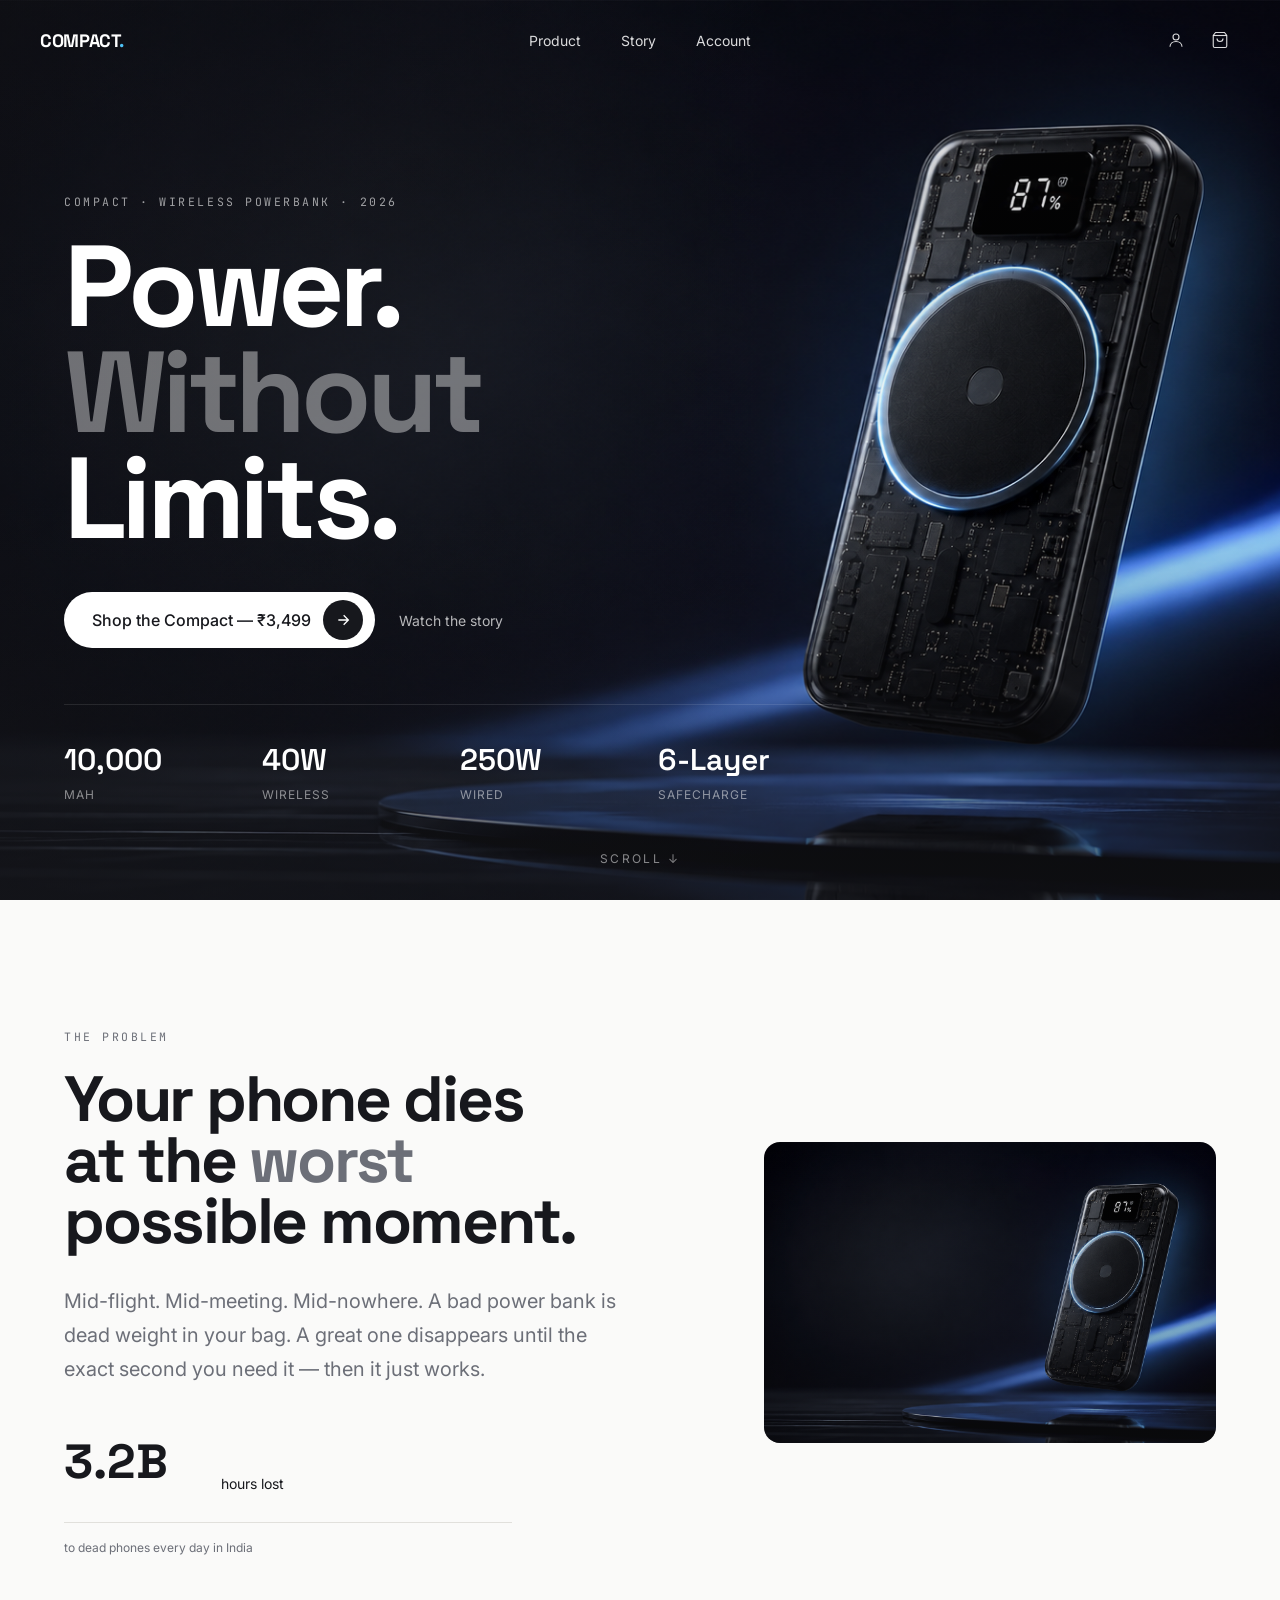
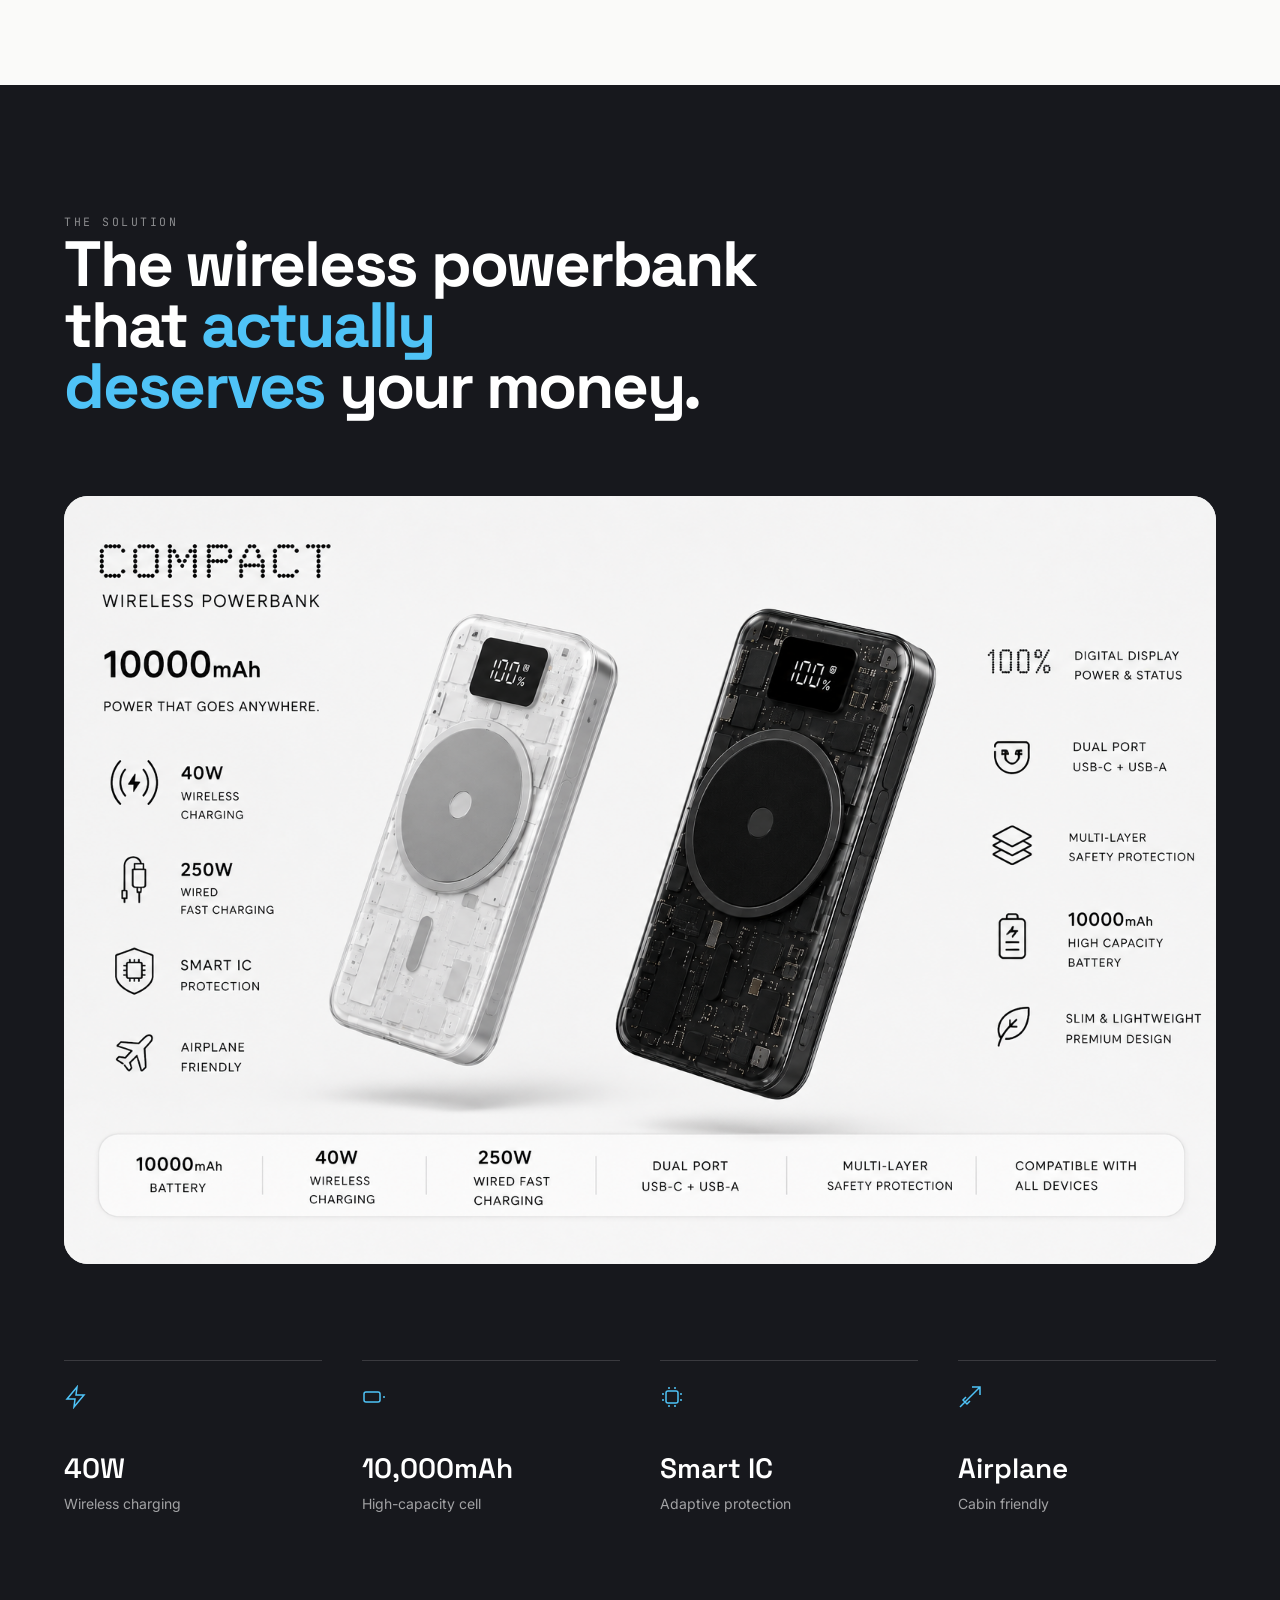
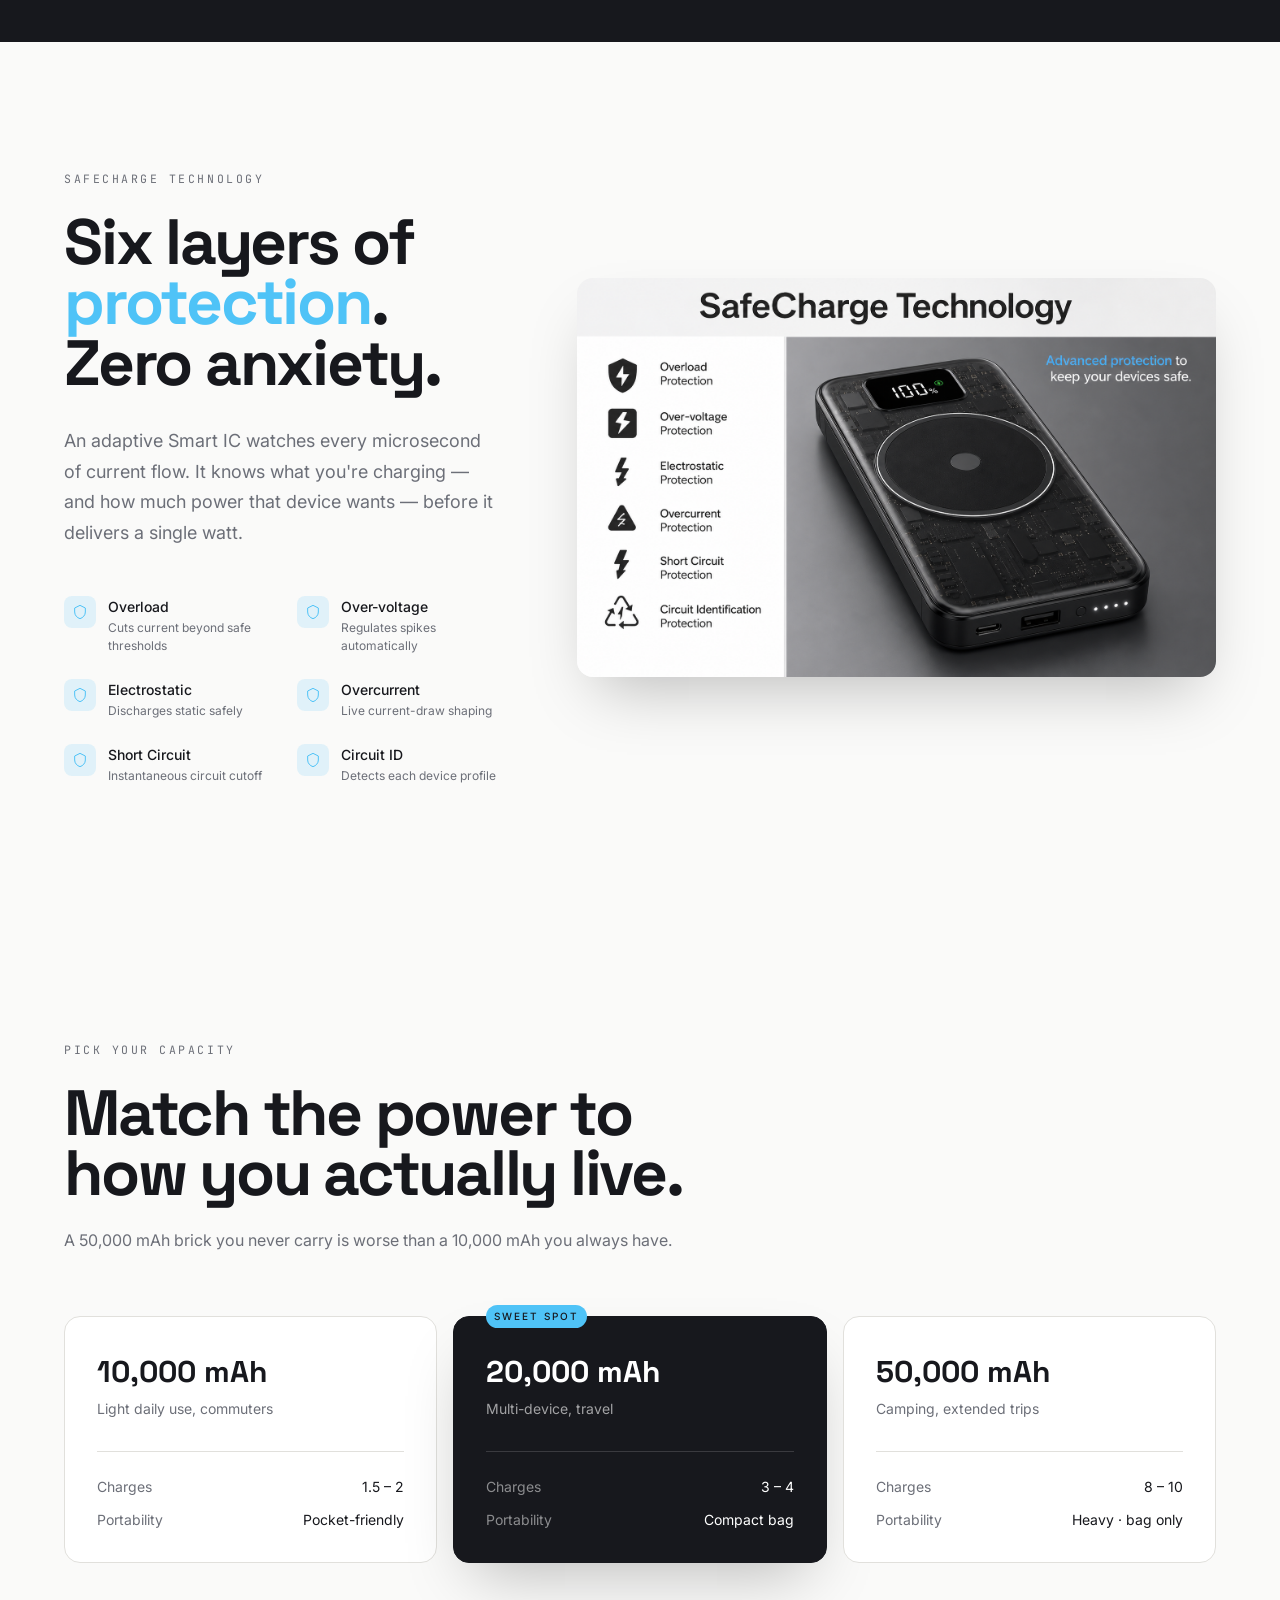
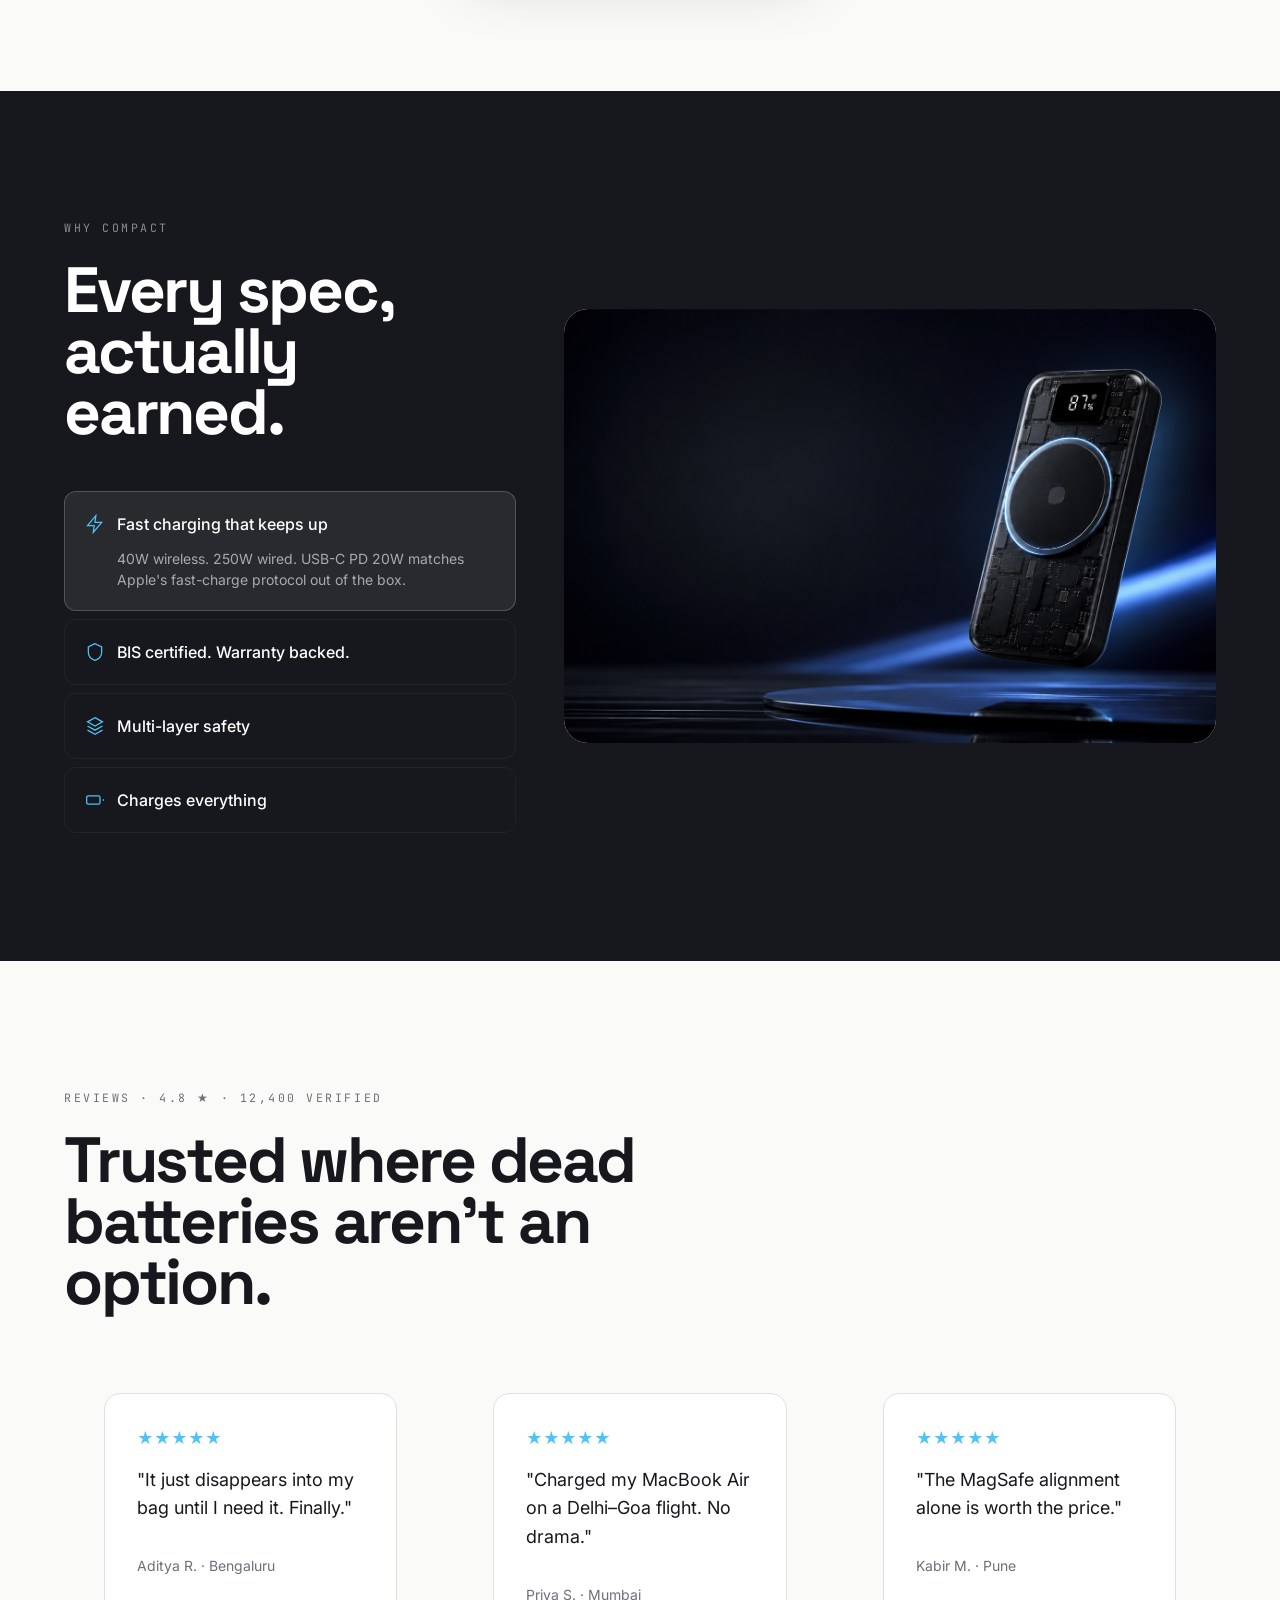
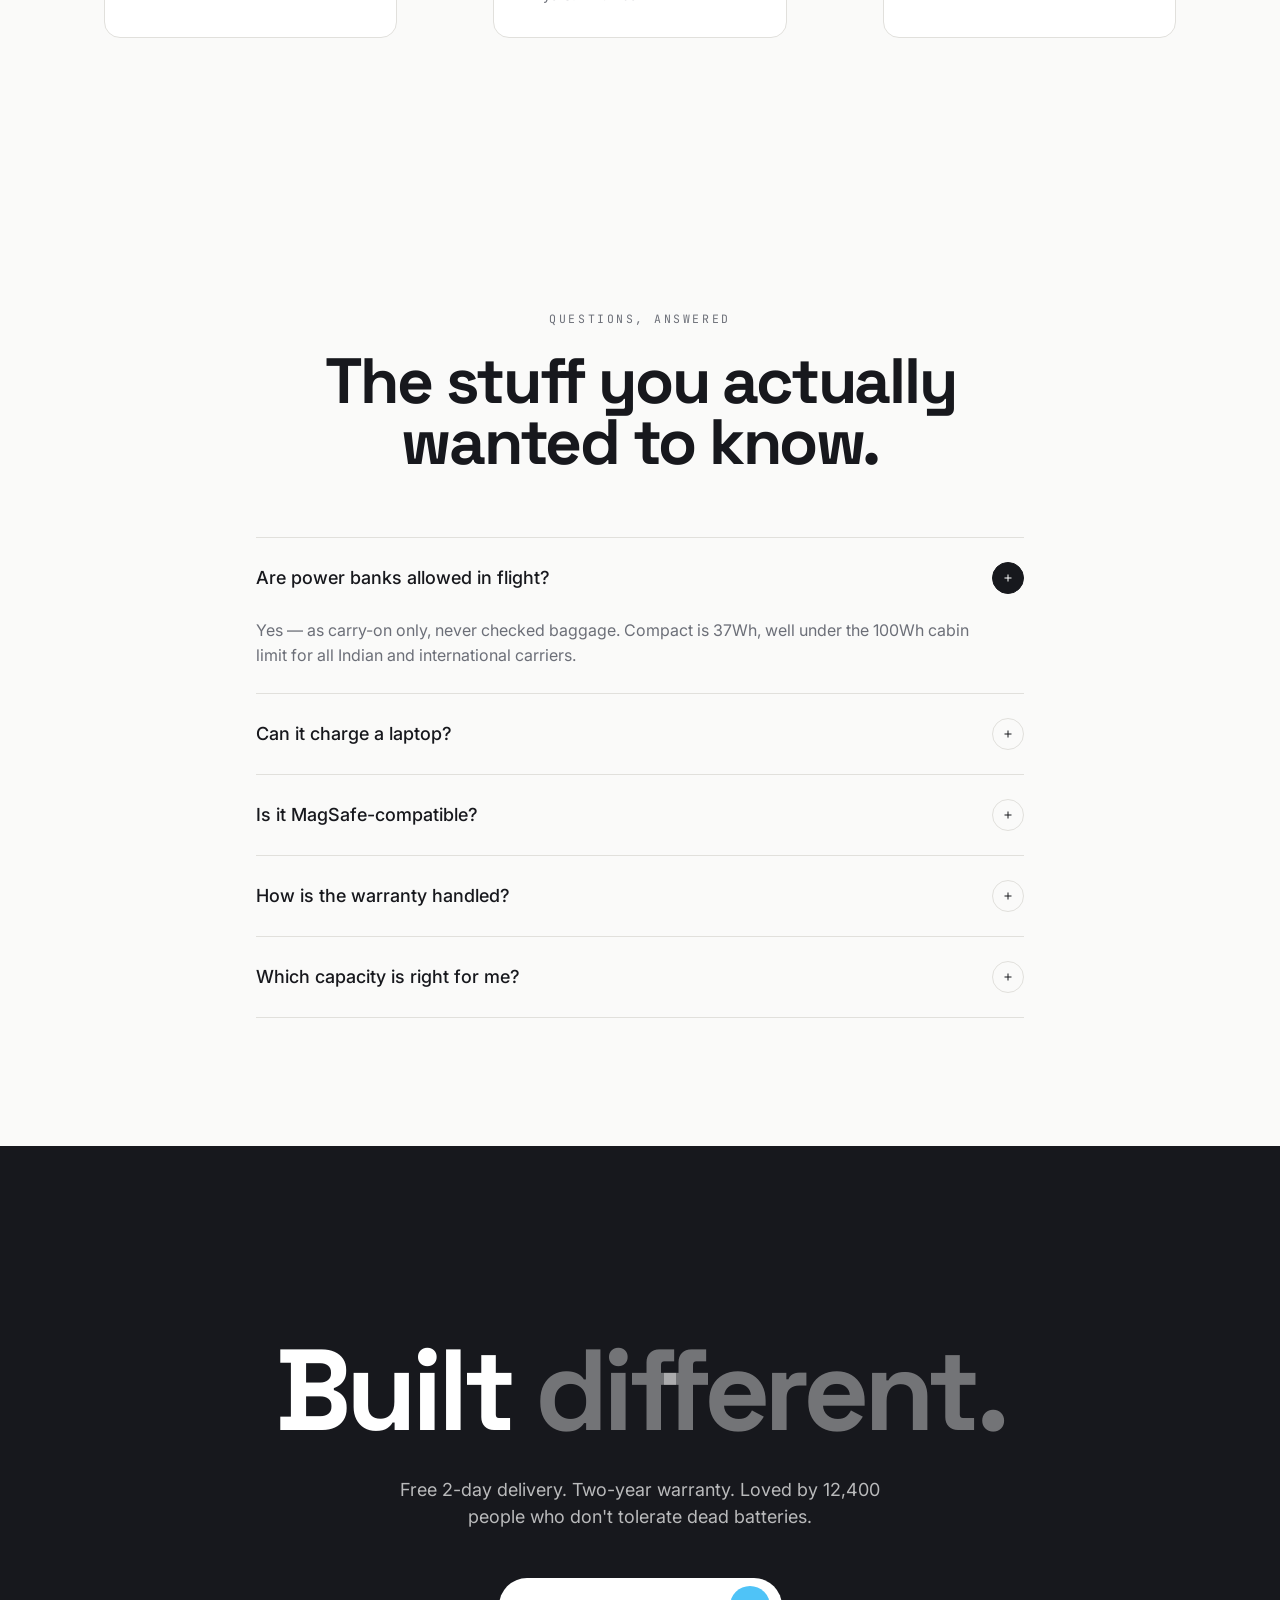
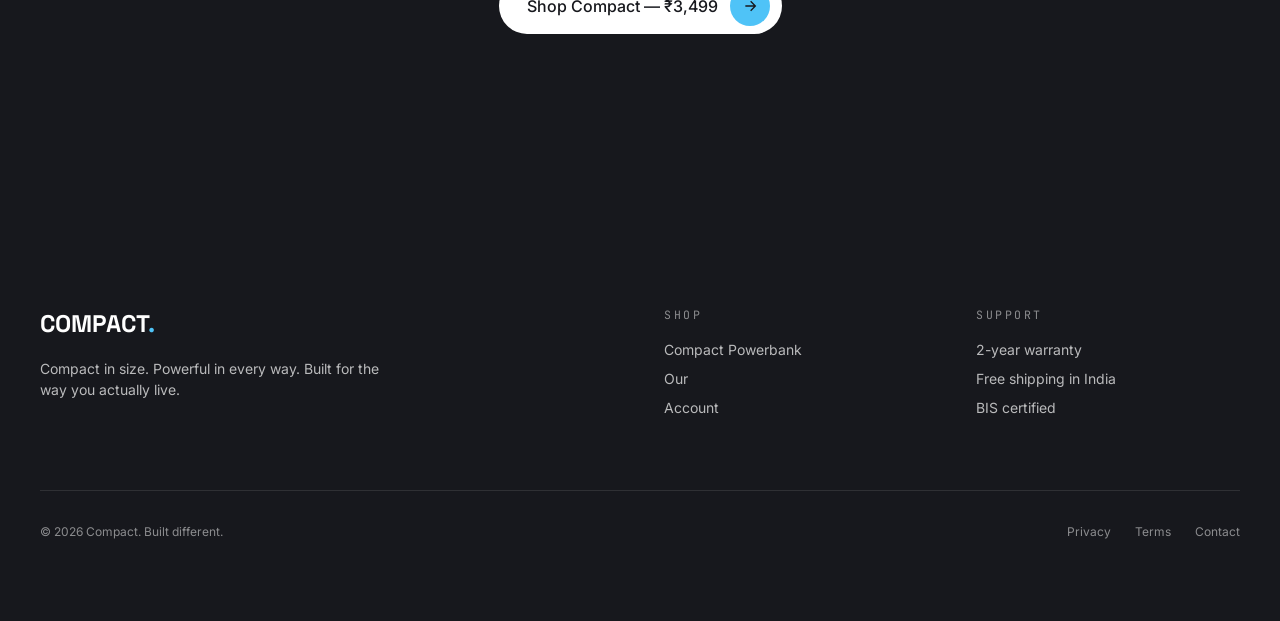
<file: index.html>
<!DOCTYPE html>
<html lang="en">
<head>
<meta charset="UTF-8">
<meta name="viewport" content="width=device-width, initial-scale=1">
<title>Compact — Power Without Limits. Wireless Powerbank</title>
<meta name="description" content="The best power bank in India 2026. 10,000 mAh · 40W wireless · 250W wired. Airplane friendly. BIS certified. Free 2-day delivery.">
<link rel="icon" href="data:,">
<link rel="stylesheet" href="styles.css">
</head>
<body>

<!-- ===================== NAV ===================== -->
<header class="nav on-dark" id="siteNav" data-home="true">
  <div class="nav-inner">
    <a href="index.html" class="logo">COMPACT<span class="dot">.</span></a>
    <nav class="nav-links">
      <a class="nav-link" href="product.html">Product</a>
      <a class="nav-link" href="about.html">Story</a>
      <a class="nav-link" href="account.html">Account</a>
    </nav>
    <div class="nav-actions">
      <a href="account.html" class="icon-btn account" aria-label="Account">
        <svg viewBox="0 0 24 24" fill="none" stroke="currentColor" stroke-width="1.5"><circle cx="12" cy="8" r="4"/><path d="M4 21c0-4.4 3.6-7 8-7s8 2.6 8 7"/></svg>
      </a>
      <button class="icon-btn" id="cartBtn" aria-label="Cart">
        <svg viewBox="0 0 24 24" fill="none" stroke="currentColor" stroke-width="1.5"><path d="M6 2 3 6v14a2 2 0 0 0 2 2h14a2 2 0 0 0 2-2V6l-3-4Z"/><path d="M3 6h18"/><path d="M16 10a4 4 0 0 1-8 0"/></svg>
        <span class="cart-badge" id="cartBadgeNav">0</span>
      </button>
      <button class="icon-btn menu-btn" id="menuBtn" aria-label="Menu">
        <svg viewBox="0 0 24 24" fill="none" stroke="currentColor" stroke-width="1.5"><path d="M4 7h16M4 12h16M4 17h16"/></svg>
      </button>
    </div>
  </div>
</header>

<div class="mobile-menu" id="mobileMenu">
  <div class="mobile-menu-top">
    <span class="logo" style="color:#fff">COMPACT<span class="dot">.</span></span>
    <button id="menuClose" aria-label="Close">
      <svg viewBox="0 0 24 24" width="20" height="20" fill="none" stroke="currentColor" stroke-width="1.5"><path d="M18 6 6 18M6 6l12 12"/></svg>
    </button>
  </div>
  <nav>
    <a href="product.html">Product</a>
    <a href="about.html">Story</a>
    <a href="account.html">Account</a>
  </nav>
</div>

<main>

<!-- ===================== HERO ===================== -->
<section class="hero" id="hero">
  <div class="hero-media">
    <img src="chatgpt-image-jul-15.png" alt="Compact Wireless Powerbank floating on a pedestal">
  </div>
  <div class="hero-content">
    <div class="eyebrow hero-eyebrow">Compact · Wireless Powerbank · 2026</div>
    <h1 class="display-xl text-balance">Power.<br><span class="dim">Without</span><br>Limits.</h1>
    <div class="hero-cta">
      <a href="product.html" class="btn btn-light">
        <span>Shop the Compact — ₹3,499</span>
        <span class="btn-arrow"><svg width="16" height="16" viewBox="0 0 24 24" fill="none" stroke="currentColor" stroke-width="2"><path d="M5 12h14M13 5l7 7-7 7"/></svg></span>
      </a>
      <a href="#story" class="watch link-underline">Watch the story</a>
    </div>
    <div class="hero-stats">
      <div><div class="k">10,000</div><div class="u">mAh</div></div>
      <div><div class="k">40W</div><div class="u">Wireless</div></div>
      <div><div class="k">250W</div><div class="u">Wired</div></div>
      <div><div class="k">6-Layer</div><div class="u">SafeCharge</div></div>
    </div>
  </div>
  <div class="scroll-hint">Scroll ↓</div>
</section>

<!-- ===================== PROBLEM ===================== -->
<section id="story" class="section">
  <div class="section-inner problem-grid">
    <div class="problem-text reveal">
      <div class="eyebrow">The problem</div>
      <h2 class="display-lg text-balance" style="margin-top:24px">Your phone dies at the <span style="color:var(--muted-foreground)">worst</span> possible moment.</h2>
      <p>Mid-flight. Mid-meeting. Mid-nowhere. A bad power bank is dead weight in your bag. A great one disappears until the exact second you need it — then it just works.</p>
      <div class="problem-stats">
        <div class="big">3.2B</div>
        <div class="lbl">hours lost</div>
        <div class="cap">to dead phones every day in India</div>
      </div>
    </div>
    <div class="problem-media reveal scale">
      <img src="chatgpt-image-jul-15.png" alt="Compact powerbank">
    </div>
  </div>
</section>

<!-- ===================== SOLUTION ===================== -->
<section class="section dark">
  <div class="section-inner">
    <div class="solution-header reveal">
      <div class="eyebrow" style="color:rgba(255,255,255,.5)">The solution</div>
      <h2 class="display-lg text-balance">The wireless powerbank that <span class="text-electric">actually deserves</span> your money.</h2>
    </div>
    <div class="solution-media reveal scale">
      <img src="product-2.png" alt="Compact powerbank in transparent and black">
    </div>
    <div class="solution-features">
      <div class="feat reveal">
        <svg viewBox="0 0 24 24" fill="none" stroke="currentColor"><path d="M13 2 3 14h8l-1 8 10-12h-8l1-8Z"/></svg>
        <div class="k">40W</div><div class="l">Wireless charging</div>
      </div>
      <div class="feat reveal">
        <svg viewBox="0 0 24 24" fill="none" stroke="currentColor"><rect x="2" y="7" width="16" height="10" rx="2"/><path d="M22 11v2"/></svg>
        <div class="k">10,000mAh</div><div class="l">High-capacity cell</div>
      </div>
      <div class="feat reveal">
        <svg viewBox="0 0 24 24" fill="none" stroke="currentColor"><rect x="6" y="6" width="12" height="12" rx="2"/><path d="M2 9h2M2 15h2M20 9h2M20 15h2M9 2v2M15 2v2M9 20v2M15 20v2"/></svg>
        <div class="k">Smart IC</div><div class="l">Adaptive protection</div>
      </div>
      <div class="feat reveal">
        <svg viewBox="0 0 24 24" fill="none" stroke="currentColor"><path d="M2 22 22 2M14 2h8v8M8 12l-3 3 4 4 3-3"/></svg>
        <div class="k">Airplane</div><div class="l">Cabin friendly</div>
      </div>
    </div>
  </div>
</section>

<!-- ===================== SAFECHARGE ===================== -->
<section class="section">
  <div class="section-inner sc-grid">
    <div class="sc-text reveal">
      <div class="eyebrow">SafeCharge Technology</div>
      <h2 class="display-lg text-balance" style="margin-top:24px">Six layers of <span class="text-electric">protection</span>. Zero anxiety.</h2>
      <p>An adaptive Smart IC watches every microsecond of current flow. It knows what you're charging — and how much power that device wants — before it delivers a single watt.</p>
      <div class="sc-items">
        <div class="sc-item"><div class="ico"><svg viewBox="0 0 24 24" fill="none" stroke="currentColor" stroke-width="1.5"><path d="M12 2 4 6v6c0 5 3.5 8.5 8 10 4.5-1.5 8-5 8-10V6l-8-4Z"/></svg></div><div><div class="t">Overload</div><div class="d">Cuts current beyond safe thresholds</div></div></div>
        <div class="sc-item"><div class="ico"><svg viewBox="0 0 24 24" fill="none" stroke="currentColor" stroke-width="1.5"><path d="M12 2 4 6v6c0 5 3.5 8.5 8 10 4.5-1.5 8-5 8-10V6l-8-4Z"/></svg></div><div><div class="t">Over-voltage</div><div class="d">Regulates spikes automatically</div></div></div>
        <div class="sc-item"><div class="ico"><svg viewBox="0 0 24 24" fill="none" stroke="currentColor" stroke-width="1.5"><path d="M12 2 4 6v6c0 5 3.5 8.5 8 10 4.5-1.5 8-5 8-10V6l-8-4Z"/></svg></div><div><div class="t">Electrostatic</div><div class="d">Discharges static safely</div></div></div>
        <div class="sc-item"><div class="ico"><svg viewBox="0 0 24 24" fill="none" stroke="currentColor" stroke-width="1.5"><path d="M12 2 4 6v6c0 5 3.5 8.5 8 10 4.5-1.5 8-5 8-10V6l-8-4Z"/></svg></div><div><div class="t">Overcurrent</div><div class="d">Live current-draw shaping</div></div></div>
        <div class="sc-item"><div class="ico"><svg viewBox="0 0 24 24" fill="none" stroke="currentColor" stroke-width="1.5"><path d="M12 2 4 6v6c0 5 3.5 8.5 8 10 4.5-1.5 8-5 8-10V6l-8-4Z"/></svg></div><div><div class="t">Short Circuit</div><div class="d">Instantaneous circuit cutoff</div></div></div>
        <div class="sc-item"><div class="ico"><svg viewBox="0 0 24 24" fill="none" stroke="currentColor" stroke-width="1.5"><path d="M12 2 4 6v6c0 5 3.5 8.5 8 10 4.5-1.5 8-5 8-10V6l-8-4Z"/></svg></div><div><div class="t">Circuit ID</div><div class="d">Detects each device profile</div></div></div>
      </div>
    </div>
    <div class="sc-media reveal">
      <img src="product-3.png" alt="SafeCharge technology diagram">
    </div>
  </div>
</section>

<!-- ===================== COMPARISON ===================== -->
<section class="section">
  <div class="section-inner">
    <div class="cmp-header reveal">
      <div class="eyebrow">Pick your capacity</div>
      <h2 class="display-lg text-balance" style="margin-top:24px">Match the power to how you actually live.</h2>
      <p>A 50,000 mAh brick you never carry is worse than a 10,000 mAh you always have.</p>
    </div>
    <div class="cmp-grid">
      <div class="cmp-card reveal">
        <div class="cmp-cap">10,000 mAh</div>
        <div class="cmp-best">Light daily use, commuters</div>
        <div class="cmp-rows">
          <div class="r"><span>Charges</span><span>1.5 – 2</span></div>
          <div class="r"><span>Portability</span><span>Pocket-friendly</span></div>
        </div>
      </div>
      <div class="cmp-card highlight reveal">
        <div class="cmp-badge">Sweet spot</div>
        <div class="cmp-cap">20,000 mAh</div>
        <div class="cmp-best">Multi-device, travel</div>
        <div class="cmp-rows">
          <div class="r"><span>Charges</span><span>3 – 4</span></div>
          <div class="r"><span>Portability</span><span>Compact bag</span></div>
        </div>
      </div>
      <div class="cmp-card reveal">
        <div class="cmp-cap">50,000 mAh</div>
        <div class="cmp-best">Camping, extended trips</div>
        <div class="cmp-rows">
          <div class="r"><span>Charges</span><span>8 – 10</span></div>
          <div class="r"><span>Portability</span><span>Heavy · bag only</span></div>
        </div>
      </div>
    </div>
  </div>
</section>

<!-- ===================== WHY CHOOSE US ===================== -->
<section class="section dark">
  <div class="section-inner why-grid">
    <div class="why-left">
      <div class="eyebrow" style="color:rgba(255,255,255,.5)">Why Compact</div>
      <h2 class="display-lg text-balance" style="margin-top:24px">Every spec, actually earned.</h2>
      <div class="why-list">
        <button class="why-item">
          <div class="head"><svg viewBox="0 0 24 24" fill="none" stroke="currentColor"><path d="M13 2 3 14h8l-1 8 10-12h-8l1-8Z"/></svg><span class="t">Fast charging that keeps up</span></div>
          <p class="body">40W wireless. 250W wired. USB-C PD 20W matches Apple's fast-charge protocol out of the box.</p>
        </button>
        <button class="why-item">
          <div class="head"><svg viewBox="0 0 24 24" fill="none" stroke="currentColor"><path d="M12 2 4 6v6c0 5 3.5 8.5 8 10 4.5-1.5 8-5 8-10V6l-8-4Z"/></svg><span class="t">BIS certified. Warranty backed.</span></div>
          <p class="body">Two-year replacement warranty with real service centres across India — not third-party marketplace roulette.</p>
        </button>
        <button class="why-item">
          <div class="head"><svg viewBox="0 0 24 24" fill="none" stroke="currentColor"><path d="m12 2 9 5-9 5-9-5 9-5Z"/><path d="m3 12 9 5 9-5"/><path d="m3 17 9 5 9-5"/></svg><span class="t">Multi-layer safety</span></div>
          <p class="body">Six independent protection circuits. Airplane-friendly under the 100Wh cabin limit.</p>
        </button>
        <button class="why-item">
          <div class="head"><svg viewBox="0 0 24 24" fill="none" stroke="currentColor"><rect x="2" y="7" width="16" height="10" rx="2"/><path d="M22 11v2"/></svg><span class="t">Charges everything</span></div>
          <p class="body">iPhone with MagSafe alignment. USB-C PD for laptops up to 65W. Two ports, both high output.</p>
        </button>
      </div>
    </div>
    <div class="why-media">
      <img src="chatgpt-image-jul-15.png" alt="Compact" class="show">
      <img src="product-2.png" alt="Compact">
    </div>
  </div>
</section>

<!-- ===================== SOCIAL PROOF ===================== -->
<section class="section">
  <div class="section-inner">
    <div class="reviews-head reveal">
      <div>
        <div class="eyebrow">Reviews · 4.8 ★ · 12,400 verified</div>
        <h2 class="display-lg" style="margin-top:24px">Trusted where dead batteries aren't an option.</h2>
      </div>
    </div>
    <div class="reviews-grid">
      <blockquote class="review reveal">
        <div class="stars">★★★★★</div>
        <p>"It just disappears into my bag until I need it. Finally."</p>
        <footer>Aditya R. · Bengaluru</footer>
      </blockquote>
      <blockquote class="review reveal">
        <div class="stars">★★★★★</div>
        <p>"Charged my MacBook Air on a Delhi–Goa flight. No drama."</p>
        <footer>Priya S. · Mumbai</footer>
      </blockquote>
      <blockquote class="review reveal">
        <div class="stars">★★★★★</div>
        <p>"The MagSafe alignment alone is worth the price."</p>
        <footer>Kabir M. · Pune</footer>
      </blockquote>
    </div>
  </div>
</section>

<!-- ===================== FAQ ===================== -->
<section class="section">
  <div class="faq-wrap">
    <div class="faq-head">
      <div class="eyebrow">Questions, answered</div>
      <h2 class="display-lg">The stuff you actually wanted to know.</h2>
    </div>
    <div class="faq-list">
      <div class="faq-item open">
        <button class="faq-q"><span class="txt">Are power banks allowed in flight?</span><span class="toggle"><svg viewBox="0 0 24 24" fill="none" stroke="currentColor" stroke-width="2"><path d="M5 12h14M12 5v14"/></svg></span></button>
        <div class="faq-a"><p>Yes — as carry-on only, never checked baggage. Compact is 37Wh, well under the 100Wh cabin limit for all Indian and international carriers.</p></div>
      </div>
      <div class="faq-item">
        <button class="faq-q"><span class="txt">Can it charge a laptop?</span><span class="toggle"><svg viewBox="0 0 24 24" fill="none" stroke="currentColor" stroke-width="2"><path d="M5 12h14M12 5v14"/></svg></span></button>
        <div class="faq-a"><p>Yes. USB-C PD delivers up to 65W, enough for MacBook Air, most ultrabooks, iPads, and Nintendo Switch.</p></div>
      </div>
      <div class="faq-item">
        <button class="faq-q"><span class="txt">Is it MagSafe-compatible?</span><span class="toggle"><svg viewBox="0 0 24 24" fill="none" stroke="currentColor" stroke-width="2"><path d="M5 12h14M12 5v14"/></svg></span></button>
        <div class="faq-a"><p>Yes. Magnetic alignment for iPhone 12 and newer with 7.5W Qi wireless output.</p></div>
      </div>
      <div class="faq-item">
        <button class="faq-q"><span class="txt">How is the warranty handled?</span><span class="toggle"><svg viewBox="0 0 24 24" fill="none" stroke="currentColor" stroke-width="2"><path d="M5 12h14M12 5v14"/></svg></span></button>
        <div class="faq-a"><p>Two-year direct replacement warranty. BIS certified with service centres in 40+ Indian cities.</p></div>
      </div>
      <div class="faq-item">
        <button class="faq-q"><span class="txt">Which capacity is right for me?</span><span class="toggle"><svg viewBox="0 0 24 24" fill="none" stroke="currentColor" stroke-width="2"><path d="M5 12h14M12 5v14"/></svg></span></button>
        <div class="faq-a"><p>10,000 mAh (Compact) handles daily phone use and one MacBook top-up. If you charge two laptops daily or camp for days, look at 20,000+ mAh.</p></div>
      </div>
    </div>
  </div>
</section>

<!-- ===================== FINAL CTA ===================== -->
<section class="section lg bg-grad-ink dark finalcta">
  <div class="section-inner">
    <h2 class="display-xl reveal">Built <span class="dim" style="color:rgba(255,255,255,.4)">different.</span></h2>
    <p class="reveal">Free 2-day delivery. Two-year warranty. Loved by 12,400 people who don't tolerate dead batteries.</p>
    <a href="product.html" class="btn btn-light reveal">
      <span>Shop Compact — ₹3,499</span>
      <span class="btn-arrow electric"><svg width="16" height="16" viewBox="0 0 24 24" fill="none" stroke="currentColor" stroke-width="2"><path d="M5 12h14M13 5l7 7-7 7"/></svg></span>
    </a>
  </div>
</section>

<!-- ===================== QUICK BUY BAR ===================== -->
<div class="quickbuy" id="quickBuy">
  <div class="quickbuy-inner">
    <img src="chatgpt-image-jul-15.png" alt="">
    <div class="quickbuy-info">
      <div class="name">Compact Wireless Powerbank</div>
      <div class="price"><span class="strike">₹4,999</span><span class="now">₹3,499</span></div>
    </div>
    <button class="quickbuy-btn" id="quickBuyAdd">Add · <svg viewBox="0 0 24 24" fill="none" stroke="currentColor" stroke-width="2"><path d="M20 6 9 17l-5-5"/></svg></button>
  </div>
</div>

</main>

<!-- ===================== FOOTER ===================== -->
<footer class="footer">
  <div class="footer-inner">
    <div class="footer-grid">
      <div class="footer-brand">
        <div class="footer-logo">COMPACT<span class="text-electric">.</span></div>
        <p>Compact in size. Powerful in every way. Built for the way you actually live.</p>
      </div>
      <div>
        <div class="eyebrow" style="color:rgba(255,255,255,.5)">Shop</div>
        <ul>
          <li><a href="product.html">Compact Powerbank</a></li>
          <li><a href="about.html">Our  
            
          </a></li>
          <li><a href="account.html">Account</a></li>
        </ul>
      </div>
      <div>
        <div class="eyebrow" style="color:rgba(255,255,255,.5)">Support</div>
        <ul>
          <li>2-year warranty</li>
          <li>Free shipping in India</li>
          <li>BIS certified</li>
        </ul>
      </div>
    </div>
    <div class="footer-bottom">
      <div>© 2026 Compact. Built different.</div>
      <div class="links">
        <a href="#">Privacy</a>
        <a href="#">Terms</a>
        <a href="#">Contact</a>
      </div>
    </div>
  </div>
</footer>

<!-- ===================== CART DRAWER ===================== -->
<div class="overlay" id="cartOverlay"></div>
<aside class="cart-drawer" id="cartDrawer">
  <div class="cart-head">
    <div class="title">Your Cart</div>
    <button id="cartClose" aria-label="Close cart">
      <svg viewBox="0 0 24 24" width="20" height="20" fill="none" stroke="currentColor" stroke-width="1.5"><path d="M18 6 6 18M6 6l12 12"/></svg>
    </button>
  </div>
  <div class="cart-body" id="cartBody"></div>
  <div class="cart-footer" id="cartFooter"></div>
</aside>

<script src="cart.js"></script>
<script src="main.js"></script>
</body>
</html>
</file>
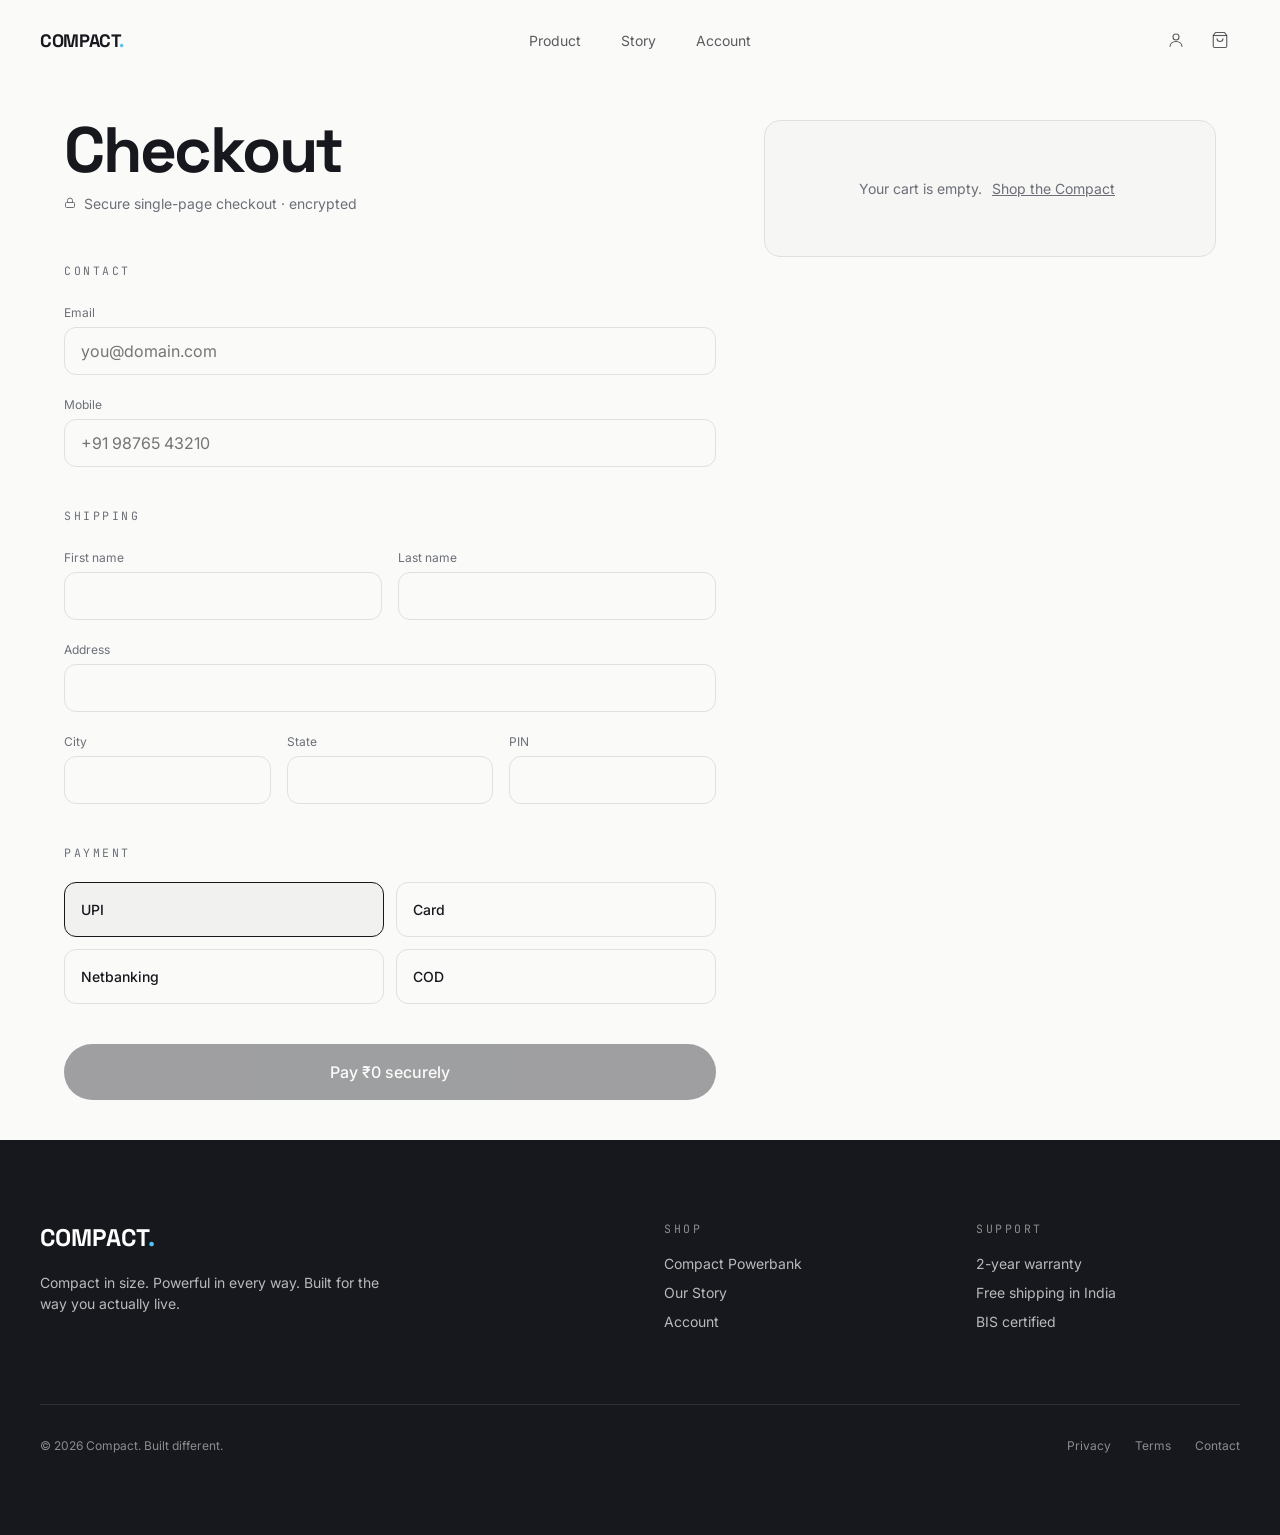
<file: checkout.html>
<!DOCTYPE html>
<html lang="en">
<head>
<meta charset="UTF-8">
<meta name="viewport" content="width=device-width, initial-scale=1">
<title>Checkout — Compact</title>
<meta name="description" content="Distraction-free single-page checkout.">
<meta name="robots" content="noindex">
<link rel="icon" href="data:,">
<link rel="stylesheet" href="styles.css">
</head>
<body>

<header class="nav" id="siteNav" data-home="false">
  <div class="nav-inner">
    <a href="index.html" class="logo">COMPACT<span class="dot">.</span></a>
    <nav class="nav-links">
      <a class="nav-link" href="product.html">Product</a>
      <a class="nav-link" href="about.html">Story</a>
      <a class="nav-link" href="account.html">Account</a>
    </nav>
    <div class="nav-actions">
      <a href="account.html" class="icon-btn account" aria-label="Account">
        <svg viewBox="0 0 24 24" fill="none" stroke="currentColor" stroke-width="1.5"><circle cx="12" cy="8" r="4"/><path d="M4 21c0-4.4 3.6-7 8-7s8 2.6 8 7"/></svg>
      </a>
      <button class="icon-btn" id="cartBtn" aria-label="Cart">
        <svg viewBox="0 0 24 24" fill="none" stroke="currentColor" stroke-width="1.5"><path d="M6 2 3 6v14a2 2 0 0 0 2 2h14a2 2 0 0 0 2-2V6l-3-4Z"/><path d="M3 6h18"/><path d="M16 10a4 4 0 0 1-8 0"/></svg>
        <span class="cart-badge" id="cartBadgeNav">0</span>
      </button>
      <button class="icon-btn menu-btn" id="menuBtn" aria-label="Menu">
        <svg viewBox="0 0 24 24" fill="none" stroke="currentColor" stroke-width="1.5"><path d="M4 7h16M4 12h16M4 17h16"/></svg>
      </button>
    </div>
  </div>
</header>

<div class="mobile-menu" id="mobileMenu">
  <div class="mobile-menu-top">
    <span class="logo" style="color:#fff">COMPACT<span class="dot">.</span></span>
    <button id="menuClose" aria-label="Close">
      <svg viewBox="0 0 24 24" width="20" height="20" fill="none" stroke="currentColor" stroke-width="1.5"><path d="M18 6 6 18M6 6l12 12"/></svg>
    </button>
  </div>
  <nav>
    <a href="product.html">Product</a>
    <a href="about.html">Story</a>
    <a href="account.html">Account</a>
  </nav>
</div>

<main class="page-top">

  <!-- Checkout form view -->
  <div id="checkoutFormView">
    <div class="wrap" style="padding-top:40px;padding-bottom:40px;">
      <div class="checkout-grid">
        <div class="checkout-main">
          <h1 class="display-lg">Checkout</h1>
          <p class="secure-line"><svg viewBox="0 0 24 24" fill="none" stroke="currentColor" stroke-width="2"><rect x="3" y="11" width="18" height="10" rx="2"/><path d="M7 11V7a5 5 0 0 1 10 0v4"/></svg> Secure single-page checkout · encrypted</p>

          <form class="checkout-form" id="checkoutForm">
            <div class="cform-section">
              <div class="eyebrow">Contact</div>
              <div class="cform-fields">
                <div class="field"><label><span class="lbl">Email</span><input type="email" required placeholder="you@domain.com"></label></div>
                <div class="field"><label><span class="lbl">Mobile</span><input type="tel" required placeholder="+91 98765 43210"></label></div>
              </div>
            </div>

            <div class="cform-section">
              <div class="eyebrow">Shipping</div>
              <div class="cform-fields">
                <div class="cform-row2">
                  <div class="field"><label><span class="lbl">First name</span><input type="text" required></label></div>
                  <div class="field"><label><span class="lbl">Last name</span><input type="text" required></label></div>
                </div>
                <div class="field"><label><span class="lbl">Address</span><input type="text" required></label></div>
                <div class="cform-row3">
                  <div class="field"><label><span class="lbl">City</span><input type="text" required></label></div>
                  <div class="field"><label><span class="lbl">State</span><input type="text" required></label></div>
                  <div class="field"><label><span class="lbl">PIN</span><input type="text" required></label></div>
                </div>
              </div>
            </div>

            <div class="cform-section">
              <div class="eyebrow">Payment</div>
              <div class="pay-grid">
                <label class="pay-option checked"><input type="radio" name="pay" checked><div class="lbl">UPI</div></label>
                <label class="pay-option"><input type="radio" name="pay"><div class="lbl">Card</div></label>
                <label class="pay-option"><input type="radio" name="pay"><div class="lbl">Netbanking</div></label>
                <label class="pay-option"><input type="radio" name="pay"><div class="lbl">COD</div></label>
              </div>
            </div>

            <button type="submit" class="btn-solid" id="checkoutSubmit" style="width:100%;">Pay ₹0 securely</button>
          </form>
        </div>

        <aside class="checkout-summary">
          <div class="summary-box" id="summaryBox">
            <div class="heading">Your order</div>
          </div>
        </aside>
      </div>
    </div>
  </div>

  <!-- Order confirmation view -->
  <div id="orderDoneView" class="order-done" style="display:none;">
    <div class="order-done-inner">
      <div class="order-check"><svg viewBox="0 0 24 24" fill="none" stroke="currentColor" stroke-width="2"><path d="M20 6 9 17l-5-5"/></svg></div>
      <h1 class="display-lg">Order placed.</h1>
      <p>We've emailed you a confirmation. Your Compact ships within 24 hours.</p>
      <a href="account.html" class="btn-solid">Track your order</a>
    </div>
  </div>

</main>

<footer class="footer">
  <div class="footer-inner">
    <div class="footer-grid">
      <div class="footer-brand">
        <div class="footer-logo">COMPACT<span class="text-electric">.</span></div>
        <p>Compact in size. Powerful in every way. Built for the way you actually live.</p>
      </div>
      <div>
        <div class="eyebrow" style="color:rgba(255,255,255,.5)">Shop</div>
        <ul>
          <li><a href="product.html">Compact Powerbank</a></li>
          <li><a href="about.html">Our Story</a></li>
          <li><a href="account.html">Account</a></li>
        </ul>
      </div>
      <div>
        <div class="eyebrow" style="color:rgba(255,255,255,.5)">Support</div>
        <ul>
          <li>2-year warranty</li>
          <li>Free shipping in India</li>
          <li>BIS certified</li>
        </ul>
      </div>
    </div>
    <div class="footer-bottom">
      <div>© 2026 Compact. Built different.</div>
      <div class="links">
        <a href="#">Privacy</a>
        <a href="#">Terms</a>
        <a href="#">Contact</a>
      </div>
    </div>
  </div>
</footer>

<div class="overlay" id="cartOverlay"></div>
<aside class="cart-drawer" id="cartDrawer">
  <div class="cart-head">
    <div class="title">Your Cart</div>
    <button id="cartClose" aria-label="Close cart">
      <svg viewBox="0 0 24 24" width="20" height="20" fill="none" stroke="currentColor" stroke-width="1.5"><path d="M18 6 6 18M6 6l12 12"/></svg>
    </button>
  </div>
  <div class="cart-body" id="cartBody"></div>
  <div class="cart-footer" id="cartFooter"></div>
</aside>

<script src="cart.js"></script>
<script src="main.js"></script>
</body>
</html>
</file>
<file: styles.css>
/* =========================================================
   COMPACT — Wireless Powerbank
   Design system + component styles
   ========================================================= */

@import url("https://fonts.googleapis.com/css2?family=Space+Grotesk:wght@400;500;600;700&family=Inter:wght@300;400;500;600;700&family=JetBrains+Mono:wght@400;500&display=swap");

:root {
  --radius: 0.75rem;

  --bone: #fafaf9;
  --ink: #17181d;

  --background: #fafaf9;
  --foreground: #17181d;
  --card: #ffffff;
  --muted: #f1f1ef;
  --muted-foreground: #6c6f78;
  --accent: #e9edf3;
  --border: #e1e0dc;

  --electric: #4fc3f7;
  --electric-glow: #a3e0ff;

  --grad-hero: radial-gradient(120% 80% at 70% 20%, #fbfbfa 0%, #e6ecf4 60%, #c3d2e0 100%);
  --grad-ink: linear-gradient(180deg, #17181d 0%, #0b0c10 100%);
  --grad-electric: linear-gradient(135deg, var(--electric) 0%, var(--electric-glow) 100%);

  --shadow-soft: 0 1px 2px rgba(0,0,0,0.04), 0 8px 24px rgba(0,0,0,0.06);
  --shadow-lift: 0 30px 60px -20px rgba(0,0,0,0.25);
  --shadow-glow: 0 0 60px rgba(79,195,247,0.35);

  --font-display: "Space Grotesk", "Inter", system-ui, sans-serif;
  --font-sans: "Inter", system-ui, sans-serif;
  --font-mono: "JetBrains Mono", ui-monospace, monospace;
}

* { box-sizing: border-box; }
html { scroll-behavior: smooth; -webkit-font-smoothing: antialiased; }
body {
  margin: 0;
  background: var(--background);
  color: var(--foreground);
  font-family: var(--font-sans);
  line-height: 1.5;
}
img { display: block; max-width: 100%; }
a { color: inherit; text-decoration: none; }
button { font: inherit; cursor: pointer; background: none; border: none; color: inherit; }
ul { list-style: none; margin: 0; padding: 0; }
::selection { background: var(--electric); color: var(--ink); }

h1, h2, h3, h4 { font-family: var(--font-display); letter-spacing: -0.03em; margin: 0; }
p { margin: 0; }

.wrap { max-width: 1400px; margin: 0 auto; padding: 0 24px; }
@media (min-width: 768px) { .wrap { padding: 0 64px; } }

.text-balance { text-wrap: balance; }

.display-xl {
  font-family: var(--font-display);
  font-weight: 700;
  font-size: clamp(3rem, 9vw, 8rem);
  line-height: 0.92;
  letter-spacing: -0.045em;
}
.display-lg {
  font-family: var(--font-display);
  font-weight: 700;
  font-size: clamp(2.25rem, 5vw, 4.5rem);
  line-height: 0.95;
  letter-spacing: -0.035em;
}
.eyebrow {
  font-family: var(--font-mono);
  font-size: 0.72rem;
  letter-spacing: 0.22em;
  text-transform: uppercase;
  color: var(--muted-foreground);
}
.text-electric { color: var(--electric); }
.bg-grad-ink { background: var(--grad-ink); }

.link-underline { position: relative; display: inline-block; }
.link-underline::after {
  content: "";
  position: absolute;
  left: 0; right: 0; bottom: -2px;
  height: 1px;
  background: currentColor;
  transform: scaleX(0);
  transform-origin: right;
  transition: transform 0.4s cubic-bezier(0.7,0,0.2,1);
}
.link-underline:hover::after { transform: scaleX(1); transform-origin: left; }

/* ---------------- Buttons ---------------- */
.btn {
  display: inline-flex;
  align-items: center;
  gap: 12px;
  border-radius: 999px;
  font-weight: 500;
  height: 56px;
  padding: 0 12px 0 28px;
  transition: transform 0.2s ease;
}
.btn:hover { transform: scale(1.02); }
.btn-light { background: #fff; color: var(--ink); }
.btn-arrow {
  height: 40px; width: 40px; border-radius: 999px;
  background: var(--ink); color: #fff;
  display: grid; place-items: center;
  transition: transform 0.2s ease;
}
.btn:hover .btn-arrow { transform: translateX(3px); }
.btn-arrow.electric { background: var(--electric); color: var(--ink); }

.btn-solid {
  height: 56px; border-radius: 999px; background: var(--ink); color: #fff;
  font-weight: 500; display: inline-flex; align-items: center; justify-content: center;
  transition: transform 0.15s ease, background 0.15s ease, opacity .15s ease;
}
.btn-solid:hover { background: rgba(23,24,29,0.9); transform: scale(1.01); }
.btn-solid:disabled { opacity: 0.4; cursor: not-allowed; transform: none; }

/* ---------------- Nav ---------------- */
.nav {
  position: fixed; top: 0; left: 0; right: 0; z-index: 50;
  transition: all 0.4s ease;
  background: transparent;
}
.nav.scrolled {
  background: rgba(250,250,249,0.8);
  backdrop-filter: blur(20px);
  border-bottom: 1px solid var(--border);
}
.nav-inner {
  max-width: 1400px; margin: 0 auto; padding: 0 24px;
  height: 64px; display: flex; align-items: center; justify-content: space-between;
}
@media (min-width: 768px) { .nav-inner { padding: 0 40px; height: 80px; } }
.logo { font-family: var(--font-display); font-weight: 700; font-size: 1.125rem; letter-spacing: -0.02em; color: var(--foreground); }
.nav.on-dark .logo, .nav.on-dark .nav-link, .nav.on-dark .icon-btn { color: #fff; }
.logo .dot, .nav-links .dot { color: var(--electric); }

.nav-links { display: none; align-items: center; gap: 40px; }
@media (min-width: 768px) { .nav-links { display: flex; } }
.nav-link { font-size: 0.875rem; color: rgba(23,24,29,0.7); transition: color .2s; }
.nav-link:hover { color: var(--foreground); }
.nav.on-dark .nav-link { color: rgba(255,255,255,0.85); }
.nav.on-dark .nav-link:hover { color: #fff; }

.nav-actions { display: flex; align-items: center; gap: 4px; }
.icon-btn {
  height: 40px; width: 40px; border-radius: 999px; display: inline-flex; align-items: center; justify-content: center;
  color: rgba(23,24,29,0.7); transition: background .2s, color .2s; position: relative;
}
.icon-btn:hover { background: var(--muted); }
.nav.on-dark .icon-btn { color: rgba(255,255,255,0.85); }
.nav.on-dark .icon-btn:hover { background: rgba(255,255,255,0.1); }
.icon-btn.account { display: none; }
@media (min-width: 768px) { .icon-btn.account { display: inline-flex; } }
.icon-btn.menu-btn { display: inline-flex; }
@media (min-width: 768px) { .icon-btn.menu-btn { display: none; } }
.icon-btn svg { width: 18px; height: 18px; }
.cart-badge {
  position: absolute; top: -1px; right: -1px; height: 16px; width: 16px; border-radius: 999px;
  background: var(--electric); color: var(--ink); font-size: 10px; font-weight: 500;
  display: none; align-items: center; justify-content: center;
}
.cart-badge.show { display: flex; }

.mobile-menu {
  position: fixed; inset: 0; z-index: 60; background: var(--ink); color: #fff;
  display: none; flex-direction: column;
}
.mobile-menu.open { display: flex; }
.mobile-menu-top { display: flex; align-items: center; justify-content: space-between; padding: 0 24px; height: 64px; }
.mobile-menu nav { display: flex; flex-direction: column; gap: 32px; padding: 64px 24px 0; }
.mobile-menu nav a { font-family: var(--font-display); font-weight: 700; font-size: 2.25rem; }

/* ---------------- Footer ---------------- */
.footer { background: var(--ink); color: rgba(255,255,255,0.7); }
.footer-inner { max-width: 1400px; margin: 0 auto; padding: 80px 24px; }
@media (min-width: 768px) { .footer-inner { padding: 80px 40px; } }
.footer-grid { display: grid; gap: 48px; grid-template-columns: 1fr; }
@media (min-width: 768px) { .footer-grid { grid-template-columns: repeat(4,1fr); } }
.footer-brand { grid-column: span 1; }
@media (min-width: 768px) { .footer-brand { grid-column: span 2; } }
.footer-logo { font-family: var(--font-display); font-weight: 700; font-size: 1.5rem; color: #fff; }
.footer-brand p { margin-top: 16px; font-size: 0.875rem; max-width: 22rem; }
.footer ul { margin-top: 16px; }
.footer li { font-size: 0.875rem; margin-bottom: 8px; }
.footer li a:hover { color: #fff; }
.footer-bottom {
  margin-top: 64px; padding-top: 32px; border-top: 1px solid rgba(255,255,255,0.1);
  display: flex; flex-direction: column; align-items: center; justify-content: space-between; gap: 16px;
  font-size: 0.75rem; color: rgba(255,255,255,0.5);
}
@media (min-width: 768px) { .footer-bottom { flex-direction: row; } }
.footer-bottom .links { display: flex; gap: 24px; }
.footer-bottom a:hover { color: #fff; }

/* ---------------- Cart drawer ---------------- */
.overlay {
  position: fixed; inset: 0; z-index: 70; background: rgba(23,24,29,0.5); backdrop-filter: blur(4px);
  opacity: 0; pointer-events: none; transition: opacity .3s ease;
}
.overlay.show { opacity: 1; pointer-events: auto; }

.cart-drawer {
  position: fixed; right: 0; top: 0; bottom: 0; z-index: 80; width: 100%; max-width: 440px;
  background: var(--background); display: flex; flex-direction: column;
  transform: translateX(100%); transition: transform .4s cubic-bezier(0.16,1,0.3,1);
}
.cart-drawer.show { transform: translateX(0); }
.cart-head { display: flex; align-items: center; justify-content: space-between; padding: 0 24px; height: 64px; border-bottom: 1px solid var(--border); }
.cart-head .title { font-family: var(--font-display); font-weight: 700; }
.cart-body { flex: 1; overflow-y: auto; padding: 24px; }
.cart-empty { height: 100%; display: flex; flex-direction: column; align-items: center; justify-content: center; text-align: center; color: var(--muted-foreground); }
.cart-empty svg { width: 32px; height: 32px; margin-bottom: 16px; opacity: 0.4; }
.cart-empty a { margin-top: 24px; font-size: 0.875rem; text-decoration: underline; text-underline-offset: 4px; }

.cart-item { display: flex; gap: 16px; margin-bottom: 24px; }
.cart-item .thumb { height: 96px; width: 80px; background: var(--muted); border-radius: 12px; overflow: hidden; flex-shrink: 0; }
.cart-item .thumb img { width: 100%; height: 100%; object-fit: cover; }
.cart-item .info { flex: 1; min-width: 0; }
.cart-item .row1 { display: flex; justify-content: space-between; gap: 8px; }
.cart-item .name { font-size: 0.875rem; font-weight: 500; }
.cart-item .variant { font-size: 0.75rem; color: var(--muted-foreground); margin-top: 2px; }
.cart-item .row2 { display: flex; align-items: center; justify-content: space-between; margin-top: 12px; }
.cart-item .price { font-size: 0.875rem; font-weight: 500; }
.qty-control { display: inline-flex; align-items: center; border: 1px solid var(--border); border-radius: 999px; }
.qty-control button { height: 32px; width: 32px; display: flex; align-items: center; justify-content: center; border-radius: 999px; }
.qty-control button:hover { background: var(--muted); }
.qty-control span { width: 32px; text-align: center; font-size: 0.875rem; }
.remove-btn svg { width: 16px; height: 16px; color: var(--muted-foreground); }
.remove-btn:hover svg { color: var(--foreground); }

.cart-footer { border-top: 1px solid var(--border); padding: 24px; display: none; flex-direction: column; gap: 16px; }
.cart-footer.show { display: flex; }
.cart-footer .line { display: flex; justify-content: space-between; font-size: 0.875rem; }
.cart-footer .sub { color: var(--muted-foreground); }
.cart-footer .ship { display: flex; justify-content: space-between; font-size: 0.75rem; color: var(--muted-foreground); }
.cart-footer .checkout-btn { width: 100%; text-align: center; }

/* ---------------- Hero ---------------- */
.hero {
  position: relative; height: 100svh; overflow: hidden; background: var(--ink); color: #fff;
}
.hero-media { position: absolute; inset: 0; will-change: transform; }
.hero-media img { width: 100%; height: 100%; object-fit: cover; }
.hero-media::after {
  content: ""; position: absolute; inset: 0;
  background: linear-gradient(to bottom, rgba(23,24,29,0.2), transparent 55%, rgba(23,24,29,0.6)),
              linear-gradient(to right, rgba(23,24,29,0.5), transparent 60%);
}
.hero-content {
  position: relative; z-index: 10; height: 100%; display: flex; flex-direction: column; justify-content: flex-end;
  padding: 0 24px 64px; max-width: 1400px; margin: 0 auto;
}
@media (min-width: 768px) { .hero-content { padding: 0 64px 96px; } }
.hero-eyebrow { color: rgba(255,255,255,0.6); margin-bottom: 24px; }
.hero h1 { max-width: 56rem; }
.hero h1 .dim { color: rgba(255,255,255,0.4); }
.hero-cta { margin-top: 40px; display: flex; flex-direction: column; align-items: flex-start; gap: 24px; }
@media (min-width: 640px) { .hero-cta { flex-direction: row; align-items: center; } }
.hero-cta .watch { font-size: 0.875rem; color: rgba(255,255,255,0.7); }
.hero-stats {
  margin-top: 56px; display: grid; grid-template-columns: repeat(2,1fr); gap: 24px; max-width: 48rem;
  border-top: 1px solid rgba(255,255,255,0.1); padding-top: 32px;
}
@media (min-width: 768px) { .hero-stats { grid-template-columns: repeat(4,1fr); } }
.hero-stats .k { font-family: var(--font-display); font-weight: 600; font-size: 1.75rem; }
@media (min-width: 768px) { .hero-stats .k { font-size: 1.875rem; } }
.hero-stats .u { font-size: 0.75rem; color: rgba(255,255,255,0.5); margin-top: 4px; text-transform: uppercase; letter-spacing: 0.08em; }
.scroll-hint {
  position: absolute; bottom: 32px; left: 50%; transform: translateX(-50%);
  color: rgba(255,255,255,0.5); font-size: 0.75rem; letter-spacing: 0.2em; text-transform: uppercase;
  animation: bob 2s ease-in-out infinite;
}
@keyframes bob { 0%,100% { transform: translate(-50%,0); } 50% { transform: translate(-50%,8px); } }

/* ---------------- Generic sections ---------------- */
.section { position: relative; padding: 128px 24px; overflow: hidden; }
@media (min-width: 768px) { .section { padding: 128px 64px; } }
.section.lg { padding: 128px 24px; }
@media (min-width: 768px) { .section.lg { padding: 192px 64px; } }
.section.dark { background: var(--ink); color: #fff; }
.section-inner { max-width: 1400px; margin: 0 auto; }

/* Problem section */
.problem-grid { display: grid; gap: 48px; align-items: center; grid-template-columns: 1fr; }
@media (min-width: 768px) { .problem-grid { grid-template-columns: repeat(12,1fr); } }
.problem-text { grid-column: span 12; }
@media (min-width: 768px) { .problem-text { grid-column: span 7; } }
.problem-text p { margin-top: 32px; font-size: 1.125rem; color: var(--muted-foreground); max-width: 36rem; line-height: 1.7; }
@media (min-width: 768px) { .problem-text p { font-size: 1.25rem; } }
.problem-stats { margin-top: 40px; display: grid; grid-template-columns: repeat(3,1fr); gap: 24px; max-width: 28rem; }
.problem-stats .big { grid-column: span 1; font-family: var(--font-display); font-weight: 700; font-size: 3rem; }
.problem-stats .lbl { grid-column: span 2; align-self: flex-end; padding-bottom: 4px; font-size: 0.875rem; }
.problem-stats .cap { grid-column: span 3; border-top: 1px solid var(--border); padding-top: 16px; font-size: 0.75rem; color: var(--muted-foreground); }
.problem-media { grid-column: span 12; position: relative; aspect-ratio: 3/2; border-radius: 16px; overflow: hidden; background: var(--muted); }
@media (min-width: 768px) { .problem-media { grid-column: span 5; } }
.problem-media img { width: 100%; height: 100%; object-fit: cover; }
.problem-media::after { content: ""; position: absolute; inset: 0; background: linear-gradient(to top, rgba(23,24,29,0.4), transparent); }

/* Solution section */
.solution-header { max-width: 48rem; }
.solution-header h2 { margin-top: 4px; }
.solution-media { margin-top: 80px; position: relative; aspect-ratio: 3/2; border-radius: 24px; overflow: hidden; background: #fff; }
.solution-media img { width: 100%; height: 100%; object-fit: contain; }
.solution-features { margin-top: 96px; display: grid; grid-template-columns: repeat(2,1fr); gap: 32px 40px; }
@media (min-width: 768px) { .solution-features { grid-template-columns: repeat(4,1fr); } }
.solution-features .feat { border-top: 1px solid rgba(255,255,255,0.15); padding-top: 24px; }
.solution-features svg { width: 24px; height: 24px; color: var(--electric); stroke-width: 1.5; }
.solution-features .k { margin-top: 32px; font-family: var(--font-display); font-weight: 600; font-size: 1.75rem; }
.solution-features .l { margin-top: 4px; font-size: 0.875rem; color: rgba(255,255,255,0.6); }

/* SafeCharge section */
.sc-grid { display: grid; gap: 48px; align-items: center; grid-template-columns: 1fr; }
@media (min-width: 768px) { .sc-grid { grid-template-columns: repeat(12,1fr); gap: 80px; } }
.sc-text { grid-column: span 12; }
@media (min-width: 768px) { .sc-text { grid-column: span 5; } }
.sc-text p { margin-top: 32px; font-size: 1.125rem; color: var(--muted-foreground); line-height: 1.7; max-width: 28rem; }
.sc-items { margin-top: 48px; display: grid; grid-template-columns: repeat(2,1fr); gap: 24px 32px; }
.sc-item { display: flex; gap: 12px; }
.sc-item .ico { height: 32px; width: 32px; border-radius: 8px; background: rgba(79,195,247,0.15); display: flex; align-items: center; justify-content: center; flex-shrink: 0; }
.sc-item .ico svg { width: 16px; height: 16px; color: var(--electric); }
.sc-item .t { font-size: 0.875rem; font-weight: 500; }
.sc-item .d { font-size: 0.75rem; color: var(--muted-foreground); margin-top: 2px; }
.sc-media { grid-column: span 12; position: relative; aspect-ratio: 16/10; border-radius: 16px; overflow: hidden; box-shadow: var(--shadow-lift); }
@media (min-width: 768px) { .sc-media { grid-column: span 7; } }
.sc-media img { width: 100%; height: 100%; object-fit: cover; }

/* Comparison */
.cmp-header { max-width: 42rem; margin-bottom: 64px; }
.cmp-header p { margin-top: 24px; color: var(--muted-foreground); }
.cmp-grid { display: grid; gap: 16px; grid-template-columns: 1fr; }
@media (min-width: 768px) { .cmp-grid { grid-template-columns: repeat(3,1fr); } }
.cmp-card { position: relative; border-radius: 16px; padding: 32px; border: 1px solid var(--border); background: var(--card); transition: border-color .2s; }
.cmp-card:hover { border-color: rgba(23,24,29,0.4); }
.cmp-card.highlight { background: var(--ink); color: #fff; border-color: var(--ink); box-shadow: var(--shadow-lift); }
.cmp-badge { position: absolute; top: -12px; left: 32px; background: var(--electric); color: var(--ink); font-size: 10px; letter-spacing: 0.2em; text-transform: uppercase; padding: 4px 8px; border-radius: 999px; font-weight: 500; }
.cmp-cap { font-family: var(--font-display); font-weight: 700; font-size: 1.875rem; }
.cmp-best { margin-top: 4px; font-size: 0.875rem; color: var(--muted-foreground); }
.cmp-card.highlight .cmp-best { color: rgba(255,255,255,0.6); }
.cmp-rows { margin-top: 32px; padding-top: 24px; border-top: 1px solid var(--border); display: flex; flex-direction: column; gap: 12px; font-size: 0.875rem; }
.cmp-card.highlight .cmp-rows { border-color: rgba(255,255,255,0.15); }
.cmp-rows .r { display: flex; justify-content: space-between; }
.cmp-rows .r span:first-child { color: var(--muted-foreground); }
.cmp-card.highlight .cmp-rows .r span:first-child { color: rgba(255,255,255,0.5); }

/* Why choose us */
.why-grid { display: grid; gap: 48px; align-items: center; grid-template-columns: 1fr; }
@media (min-width: 768px) { .why-grid { grid-template-columns: repeat(12,1fr); } }
.why-left { grid-column: span 12; }
@media (min-width: 768px) { .why-left { grid-column: span 5; } }
.why-list { margin-top: 48px; display: flex; flex-direction: column; gap: 8px; }
.why-item { width: 100%; text-align: left; border-radius: 12px; padding: 20px; border: 1px solid rgba(255,255,255,0.05); transition: all .2s; }
.why-item:hover { background: rgba(255,255,255,0.03); }
.why-item.active { background: rgba(255,255,255,0.08); border-color: rgba(255,255,255,0.2); }
.why-item .head { display: flex; align-items: center; gap: 12px; }
.why-item svg { width: 20px; height: 20px; color: var(--electric); stroke-width: 1.5; flex-shrink: 0; }
.why-item .t { font-size: 1rem; font-weight: 500; }
.why-item .body { font-size: 0.875rem; color: rgba(255,255,255,0.6); margin-top: 12px; padding-left: 32px; display: none; }
.why-item.active .body { display: block; }
.why-media { grid-column: span 12; position: relative; aspect-ratio: 3/2; border-radius: 24px; overflow: hidden; background: #fff; }
@media (min-width: 768px) { .why-media { grid-column: span 7; aspect-ratio: 3/2; } }
.why-media img { position: absolute; inset: 0; width: 100%; height: 100%; object-fit: cover; opacity: 0; transition: opacity .6s ease; }
.why-media img.show { opacity: 1; }

/* Social proof */
.reviews-head { display: flex; align-items: flex-end; justify-content: space-between; flex-wrap: wrap; gap: 24px; margin-bottom: 64px; }
.reviews-head h2 { max-width: 40rem; }
.reviews-grid { display: grid; gap: 16px; grid-template-columns: 1fr; }
@media (min-width: 768px) { .reviews-grid { grid-template-columns: repeat(3,1fr); } }
.review { border-radius: 16px; border: 1px solid var(--border); padding: 32px; background: var(--card); }
.review .stars { color: var(--electric); }
.review p { margin-top: 16px; font-size: 1.125rem; line-height: 1.6; }
.review footer { margin-top: 32px; font-size: 0.875rem; color: var(--muted-foreground); }

/* FAQ */
.faq-wrap { max-width: 48rem; margin: 0 auto; }
.faq-head { text-align: center; margin-bottom: 64px; }
.faq-head h2 { margin-top: 24px; }
.faq-list { border-top: 1px solid var(--border); border-bottom: 1px solid var(--border); }
.faq-item { border-bottom: 1px solid var(--border); }
.faq-item:last-child { border-bottom: none; }
.faq-q { width: 100%; display: flex; align-items: center; justify-content: space-between; padding: 24px 0; text-align: left; }
.faq-q .txt { font-size: 1.125rem; font-weight: 500; padding-right: 32px; }
.faq-q .toggle { height: 32px; width: 32px; border-radius: 999px; border: 1px solid var(--border); display: flex; align-items: center; justify-content: center; flex-shrink: 0; transition: all .2s; }
.faq-item.open .faq-q .toggle { background: var(--ink); color: #fff; border-color: var(--ink); }
.faq-q .toggle svg { width: 12px; height: 12px; }
.faq-a { max-height: 0; overflow: hidden; transition: max-height .35s ease; }
.faq-item.open .faq-a { max-height: 200px; }
.faq-a p { padding-bottom: 24px; padding-right: 48px; color: var(--muted-foreground); line-height: 1.6; }

/* Final CTA */
.finalcta { text-align: center; }
.finalcta p { margin-top: 32px; font-size: 1.125rem; color: rgba(255,255,255,0.7); max-width: 32rem; margin-left: auto; margin-right: auto; }
.finalcta .btn { margin-top: 48px; }

/* Quick buy bar */
.quickbuy {
  position: fixed; bottom: 24px; left: 50%; transform: translate(-50%, 120px); z-index: 40;
  width: min(680px, calc(100% - 24px)); opacity: 0; transition: transform .4s cubic-bezier(0.16,1,0.3,1), opacity .4s ease;
  pointer-events: none;
}
.quickbuy.show { transform: translate(-50%, 0); opacity: 1; pointer-events: auto; }
.quickbuy-inner { background: var(--ink); color: #fff; border-radius: 999px; display: flex; align-items: center; gap: 12px; padding: 8px 8px 8px 12px; box-shadow: var(--shadow-lift); }
.quickbuy-inner img { height: 40px; width: 40px; border-radius: 999px; object-fit: cover; flex-shrink: 0; }
.quickbuy-info { flex: 1; min-width: 0; }
.quickbuy-info .name { font-size: 0.875rem; font-weight: 500; white-space: nowrap; overflow: hidden; text-overflow: ellipsis; }
.quickbuy-info .price { font-size: 0.75rem; color: rgba(255,255,255,0.6); display: flex; align-items: center; gap: 8px; }
.quickbuy-info .strike { text-decoration: line-through; }
.quickbuy-info .now { color: var(--electric); font-weight: 500; }
.quickbuy-btn { background: var(--electric); color: var(--ink); height: 44px; padding: 0 20px; border-radius: 999px; font-weight: 500; font-size: 0.875rem; display: flex; align-items: center; gap: 8px; transition: background .2s; }
.quickbuy-btn:hover { background: #fff; }
.quickbuy-btn svg { width: 16px; height: 16px; }

/* ---------------- Product page ---------------- */
.page-top { padding-top: 80px; }
.breadcrumb { font-size: 0.75rem; color: var(--muted-foreground); margin-bottom: 24px; }
.breadcrumb a:hover { color: var(--foreground); }
.product-grid { display: grid; gap: 40px; grid-template-columns: 1fr; }
@media (min-width: 1024px) { .product-grid { grid-template-columns: repeat(12,1fr); } }
.gallery { grid-column: span 12; }
@media (min-width: 1024px) { .gallery { grid-column: span 7; } }
.gallery-main { position: relative; aspect-ratio: 3/2; border-radius: 24px; overflow: hidden; background: var(--muted); }
.gallery-main img { width: 100%; height: 100%; object-fit: cover; }
.gallery-thumbs { margin-top: 16px; display: grid; grid-template-columns: repeat(3,1fr); gap: 12px; }
.gallery-thumbs button { aspect-ratio: 3/2; border-radius: 12px; overflow: hidden; background: var(--muted); border: 2px solid transparent; opacity: 0.7; transition: all .2s; }
.gallery-thumbs button.active { border-color: var(--ink); opacity: 1; }
.gallery-thumbs button:hover { opacity: 1; }
.gallery-thumbs img { width: 100%; height: 100%; object-fit: cover; }

.pdetails { grid-column: span 12; }
@media (min-width: 1024px) { .pdetails { grid-column: span 5; } }
.pdetails-inner { position: sticky; top: 96px; }
.pdetails h1 { margin-top: 16px; }
.pdetails > .tagline { margin-top: 16px; color: var(--muted-foreground); }
.price-row { margin-top: 24px; display: flex; align-items: baseline; gap: 12px; }
.price-row .now { font-family: var(--font-display); font-weight: 700; font-size: 1.875rem; }
.price-row .was { color: var(--muted-foreground); text-decoration: line-through; }
.price-row .save { font-size: 0.75rem; font-weight: 500; background: rgba(79,195,247,0.15); color: var(--electric); padding: 4px 8px; border-radius: 999px; }

.variant-block { margin-top: 32px; }
.variant-label { font-size: 0.875rem; font-weight: 500; margin-bottom: 12px; }
.variant-label span { color: var(--muted-foreground); font-weight: 400; }
.variant-options { display: flex; gap: 12px; }
.variant-btn { padding: 0 16px; height: 44px; border-radius: 999px; font-size: 0.875rem; border: 1px solid var(--border); transition: all .2s; }
.variant-btn.active { background: var(--ink); color: #fff; border-color: var(--ink); }
.variant-btn:hover:not(.active) { border-color: var(--foreground); }

.buy-row { margin-top: 32px; display: flex; align-items: center; gap: 12px; }
.buy-row .qty-control { flex-shrink: 0; }
.buy-row .qty-control button { height: 48px; width: 48px; border-radius: 0; }
.buy-row .qty-control button:first-child { border-radius: 999px 0 0 999px; }
.buy-row .qty-control button:last-child { border-radius: 0 999px 999px 0; }
.buy-row .qty-control span { width: 32px; }
.buy-row .add-btn { flex: 1; height: 48px; }

.bullets { margin-top: 32px; display: flex; flex-direction: column; gap: 12px; }
.bullets li { display: flex; align-items: flex-start; gap: 12px; font-size: 0.875rem; }
.bullets svg { width: 16px; height: 16px; color: var(--electric); margin-top: 2px; flex-shrink: 0; }

.trust-row { margin-top: 32px; display: grid; grid-template-columns: repeat(3,1fr); gap: 12px; padding-top: 32px; border-top: 1px solid var(--border); }
.trust-row .item { text-align: center; }
.trust-row svg { width: 20px; height: 20px; margin: 0 auto; color: var(--muted-foreground); stroke-width: 1.5; }
.trust-row .t { font-size: 0.75rem; color: var(--muted-foreground); margin-top: 8px; }

.specs { margin-top: 40px; }
.spec { border-bottom: 1px solid var(--border); }
.spec-q { width: 100%; display: flex; align-items: center; justify-content: space-between; padding: 20px 0; text-align: left; }
.spec-q .t { font-weight: 500; }
.spec-q svg { width: 16px; height: 16px; }
.spec-a { max-height: 0; overflow: hidden; transition: max-height .3s ease; }
.spec.open .spec-a { max-height: 300px; }
.spec-a-inner { padding-bottom: 20px; display: flex; flex-direction: column; gap: 8px; }
.spec-row { display: flex; justify-content: space-between; font-size: 0.875rem; gap: 24px; }
.spec-row .k { color: var(--muted-foreground); }
.spec-row .v { text-align: right; }

/* ---------------- Checkout ---------------- */
.checkout-grid { display: grid; gap: 48px; grid-template-columns: 1fr; }
@media (min-width: 1024px) { .checkout-grid { grid-template-columns: repeat(12,1fr); } }
.checkout-main { grid-column: span 12; }
@media (min-width: 1024px) { .checkout-main { grid-column: span 7; } }
.secure-line { margin-top: 12px; font-size: 0.875rem; color: var(--muted-foreground); display: flex; align-items: center; gap: 8px; }
.secure-line svg { width: 12px; height: 12px; }
.checkout-form { margin-top: 48px; display: flex; flex-direction: column; gap: 40px; }
.cform-section .eyebrow { margin-bottom: 20px; }
.cform-fields { display: flex; flex-direction: column; gap: 16px; }
.cform-row2 { display: grid; grid-template-columns: repeat(2,1fr); gap: 16px; }
.cform-row3 { display: grid; grid-template-columns: repeat(3,1fr); gap: 16px; }
.field label { display: block; }
.field .lbl { font-size: 0.75rem; color: var(--muted-foreground); }
.field input {
  margin-top: 4px; width: 100%; height: 48px; padding: 0 16px; border-radius: 12px;
  border: 1px solid var(--border); background: var(--background); font: inherit; color: inherit;
  transition: border-color .2s;
}
.field input:focus { outline: none; border-color: var(--ink); }

.pay-grid { display: grid; grid-template-columns: repeat(2,1fr); gap: 12px; }
.pay-option { border: 1px solid var(--border); border-radius: 12px; padding: 16px; cursor: pointer; transition: all .2s; }
.pay-option input { position: absolute; opacity: 0; pointer-events: none; }
.pay-option .lbl { font-size: 0.875rem; font-weight: 500; }
.pay-option.checked { border-color: var(--ink); background: var(--muted); }
.pay-option:hover { border-color: var(--ink); }

.checkout-summary { grid-column: span 12; }
@media (min-width: 1024px) { .checkout-summary { grid-column: span 5; } }
.summary-box { position: sticky; top: 96px; background: rgba(241,241,239,0.5); border-radius: 16px; padding: 24px; border: 1px solid var(--border); }
.summary-box .heading { font-size: 0.875rem; font-weight: 500; margin-bottom: 16px; }
.summary-empty { font-size: 0.875rem; color: var(--muted-foreground); padding: 32px 0; text-align: center; }
.summary-empty button { text-decoration: underline; }
.summary-items { display: flex; flex-direction: column; gap: 16px; }
.summary-item { display: flex; gap: 12px; align-items: center; }
.summary-item .thumb { position: relative; height: 64px; width: 56px; background: var(--background); border-radius: 8px; overflow: hidden; flex-shrink: 0; }
.summary-item .thumb img { width: 100%; height: 100%; object-fit: cover; }
.summary-item .qtybadge { position: absolute; top: -4px; right: -4px; height: 20px; width: 20px; border-radius: 999px; background: var(--ink); color: #fff; font-size: 10px; display: flex; align-items: center; justify-content: center; }
.summary-item .info { flex: 1; min-width: 0; }
.summary-item .name { font-size: 0.875rem; white-space: nowrap; overflow: hidden; text-overflow: ellipsis; }
.summary-item .variant { font-size: 0.75rem; color: var(--muted-foreground); }
.summary-item .price { font-size: 0.875rem; }
.summary-totals { margin-top: 24px; padding-top: 24px; border-top: 1px solid var(--border); display: flex; flex-direction: column; gap: 8px; font-size: 0.875rem; }
.summary-totals .row { display: flex; justify-content: space-between; color: var(--muted-foreground); }
.summary-totals .total { display: flex; justify-content: space-between; font-size: 1rem; font-weight: 600; padding-top: 12px; border-top: 1px solid var(--border); color: var(--foreground); }

.order-done { padding-top: 80px; min-height: 100vh; display: flex; align-items: center; justify-content: center; padding-left: 24px; padding-right: 24px; }
.order-done-inner { max-width: 28rem; text-align: center; }
.order-check { height: 56px; width: 56px; border-radius: 999px; background: var(--electric); display: flex; align-items: center; justify-content: center; margin: 0 auto; }
.order-check svg { width: 24px; height: 24px; color: var(--ink); }
.order-done h1 { margin-top: 32px; }
.order-done p { margin-top: 16px; color: var(--muted-foreground); }
.order-done .btn-solid { margin-top: 40px; display: inline-flex; padding: 0 24px; }

/* ---------------- About page ---------------- */
.about-hero { position: relative; aspect-ratio: 3/2; max-height: 80svh; min-height: 440px; overflow: hidden; background: var(--ink); color: #fff; }
.about-hero img { position: absolute; inset: 0; width: 100%; height: 100%; object-fit: cover; opacity: 0.8; }
.about-hero::after { content: ""; position: absolute; inset: 0; background: linear-gradient(to top, var(--ink), rgba(23,24,29,0.4), transparent); }
.about-hero-content { position: relative; z-index: 10; height: 100%; display: flex; align-items: flex-end; padding: 0 24px 64px; max-width: 1400px; margin: 0 auto; }
@media (min-width: 768px) { .about-hero-content { padding: 0 64px 64px; } }
.about-hero-content h1 { max-width: 48rem; }
.about-intro { padding: 128px 24px; max-width: 48rem; margin: 0 auto; }
@media (min-width: 768px) { .about-intro { padding: 128px 64px; } }
.about-intro .lede { font-family: var(--font-display); font-size: 1.75rem; line-height: 1.35; }
@media (min-width: 768px) { .about-intro .lede { font-size: 2rem; } }
.about-intro .body { margin-top: 64px; display: flex; flex-direction: column; gap: 24px; font-size: 1.125rem; color: var(--muted-foreground); line-height: 1.7; }
.about-intro .body .final { color: var(--foreground); font-weight: 500; }
.about-stats-grid { max-width: 1400px; margin: 0 auto; display: grid; grid-template-columns: repeat(2,1fr); gap: 32px; }
@media (min-width: 768px) { .about-stats-grid { grid-template-columns: repeat(4,1fr); } }
.about-stats-grid .u { margin-top: 8px; color: rgba(255,255,255,0.6); font-size: 0.875rem; text-transform: uppercase; letter-spacing: 0.1em; }
.about-vision { display: grid; gap: 48px; grid-template-columns: 1fr; align-items: center; max-width: 1400px; margin: 0 auto; }
@media (min-width: 768px) { .about-vision { grid-template-columns: repeat(2,1fr); } }
.about-vision .media { aspect-ratio: 3/2; border-radius: 24px; overflow: hidden; }
.about-vision img { width: 100%; height: 100%; object-fit: cover; }

/* ---------------- Account page ---------------- */
.account-wrap { max-width: 1200px; margin: 0 auto; padding: 48px 24px; }
@media (min-width: 768px) { .account-wrap { padding: 48px 40px; } }
.account-head { display: flex; align-items: flex-end; justify-content: space-between; flex-wrap: wrap; gap: 16px; margin-bottom: 48px; }
.account-head .signout { font-size: 0.875rem; color: var(--muted-foreground); }
.account-grid { display: grid; gap: 32px; grid-template-columns: 1fr; }
@media (min-width: 1024px) { .account-grid { grid-template-columns: repeat(12,1fr); } }
.account-side { grid-column: span 12; }
@media (min-width: 1024px) { .account-side { grid-column: span 3; } }
.account-nav { display: flex; gap: 4px; overflow-x: auto; }
@media (min-width: 1024px) { .account-nav { flex-direction: column; overflow: visible; } }
.account-nav button { display: flex; align-items: center; gap: 12px; padding: 0 16px; height: 44px; border-radius: 999px; font-size: 0.875rem; white-space: nowrap; transition: background .2s; }
.account-nav button.active { background: var(--ink); color: #fff; }
.account-nav button:not(.active):hover { background: var(--muted); }
.account-nav svg { width: 16px; height: 16px; stroke-width: 1.5; }
.account-main { grid-column: span 12; }
@media (min-width: 1024px) { .account-main { grid-column: span 9; } }
.account-main .heading { font-size: 0.875rem; font-weight: 500; margin-bottom: 16px; }
.orders-list { display: flex; flex-direction: column; gap: 12px; }
.order-card { display: flex; align-items: center; gap: 20px; background: var(--card); border: 1px solid var(--border); border-radius: 16px; padding: 20px; cursor: pointer; transition: border-color .2s; }
.order-card:hover { border-color: rgba(23,24,29,0.4); }
.order-card .thumb { height: 64px; width: 56px; border-radius: 12px; overflow: hidden; background: var(--muted); flex-shrink: 0; }
.order-card .thumb img { width: 100%; height: 100%; object-fit: cover; }
.order-card .info { flex: 1; min-width: 0; }
.order-card .top { display: flex; align-items: center; gap: 12px; flex-wrap: wrap; }
.order-card .id { font-size: 0.875rem; font-weight: 500; }
.order-card .status { font-size: 0.75rem; background: rgba(79,195,247,0.15); color: var(--electric); padding: 2px 8px; border-radius: 999px; }
.order-card .meta { font-size: 0.75rem; color: var(--muted-foreground); margin-top: 4px; }
.order-card .total { font-size: 0.875rem; font-weight: 500; }
.order-card svg.chev { width: 16px; height: 16px; color: var(--muted-foreground); transition: transform .2s; }
.order-card:hover svg.chev { transform: translateX(4px); }
.account-promo { margin-top: 48px; background: var(--ink); color: #fff; border-radius: 16px; padding: 32px; display: flex; flex-direction: column; align-items: flex-start; justify-content: space-between; gap: 16px; }
@media (min-width: 768px) { .account-promo { flex-direction: row; align-items: center; } }
.account-promo .t { font-size: 1.125rem; font-weight: 500; }
.account-promo .s { font-size: 0.875rem; color: rgba(255,255,255,0.6); margin-top: 4px; }
.account-promo .btn-light { height: 44px; padding: 0 20px; font-size: 0.875rem; display: inline-flex; align-items: center; gap: 8px; }

/* ---------------- 404 ---------------- */
.notfound { min-height: 100vh; display: flex; align-items: center; justify-content: center; padding: 16px; }
.notfound-inner { max-width: 28rem; text-align: center; }
.notfound-inner p { margin-top: 16px; font-size: 0.875rem; color: var(--muted-foreground); }
.notfound-inner .btn-solid { margin-top: 32px; display: inline-flex; padding: 0 24px; }

/* ---------------- Utility reveal animation ---------------- */
.reveal { opacity: 0; transform: translateY(30px); transition: opacity .8s ease, transform .8s cubic-bezier(0.22,1,0.36,1); }
.reveal.in { opacity: 1; transform: translateY(0); }
.reveal.scale { transform: scale(0.95); }
.reveal.scale.in { transform: scale(1); }

@media (max-width: 640px) {
  .cform-row2, .cform-row3 { grid-template-columns: 1fr; }
}
</file>
